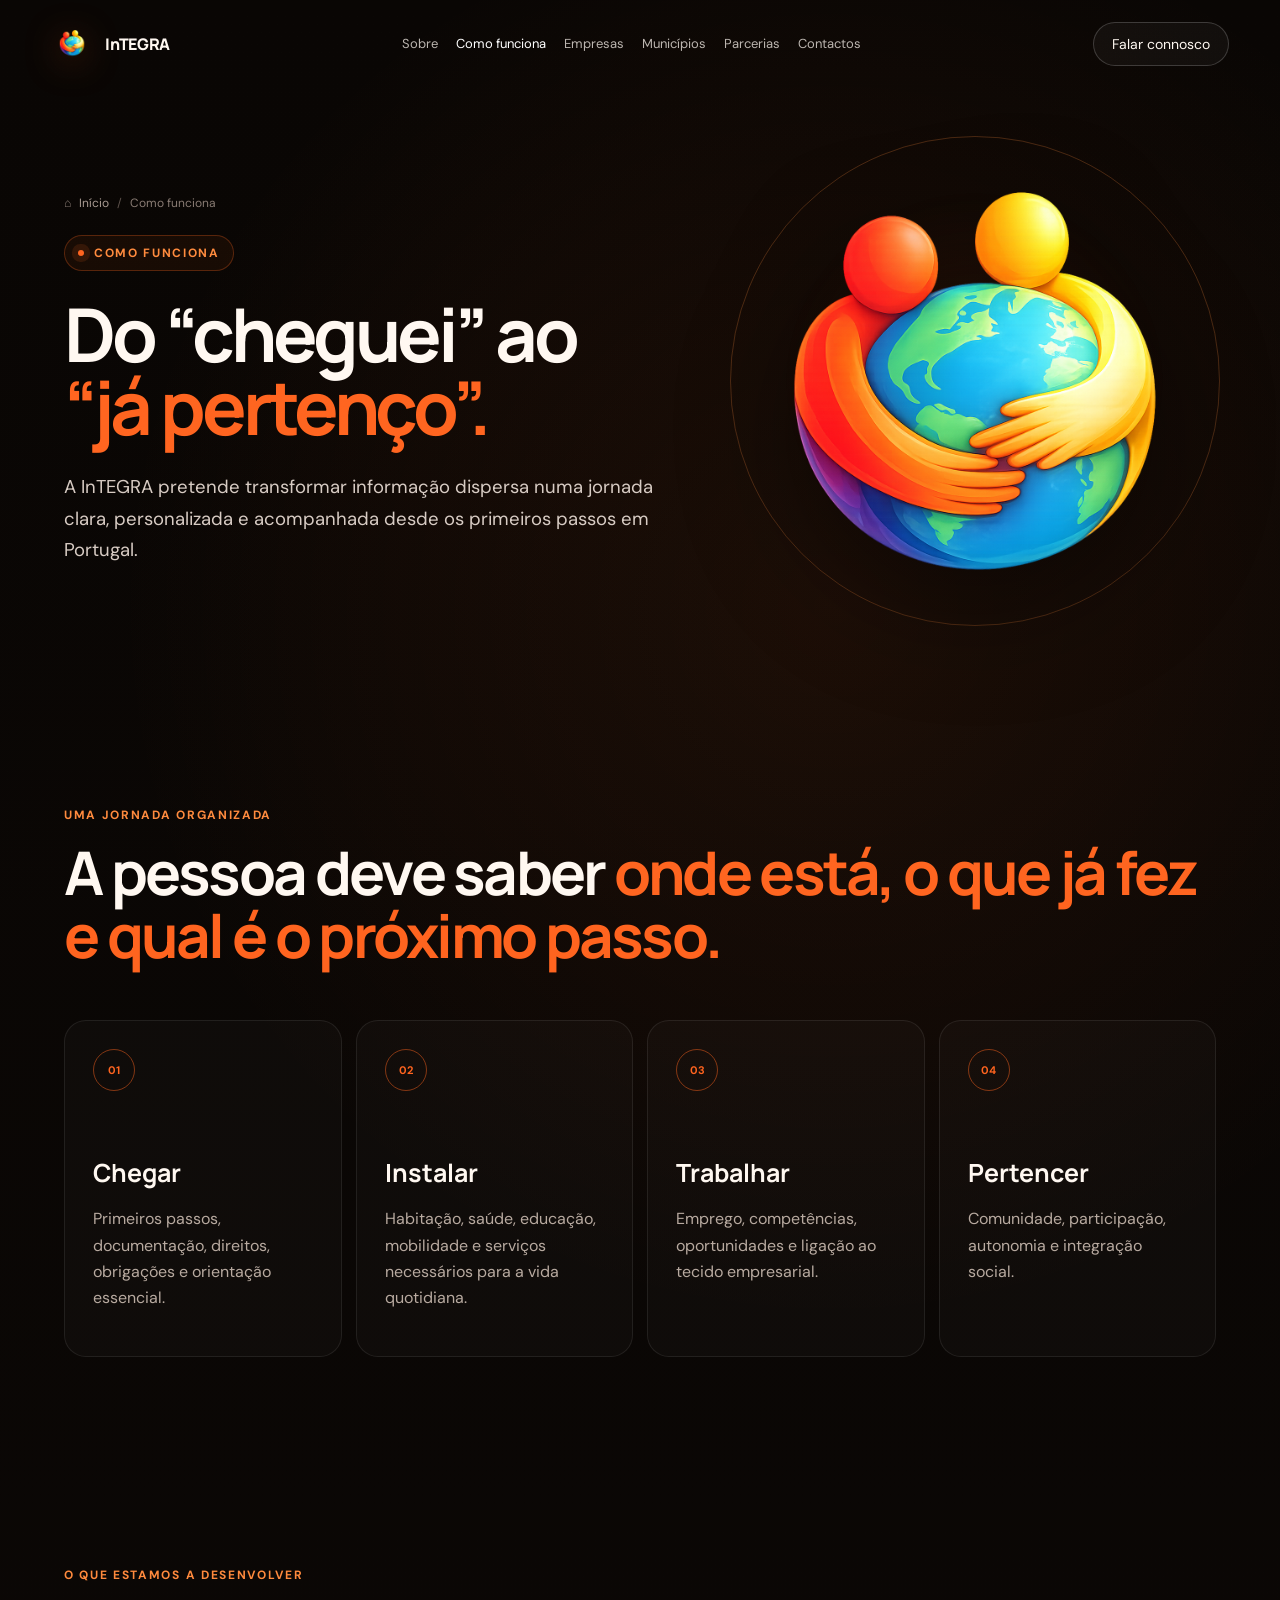
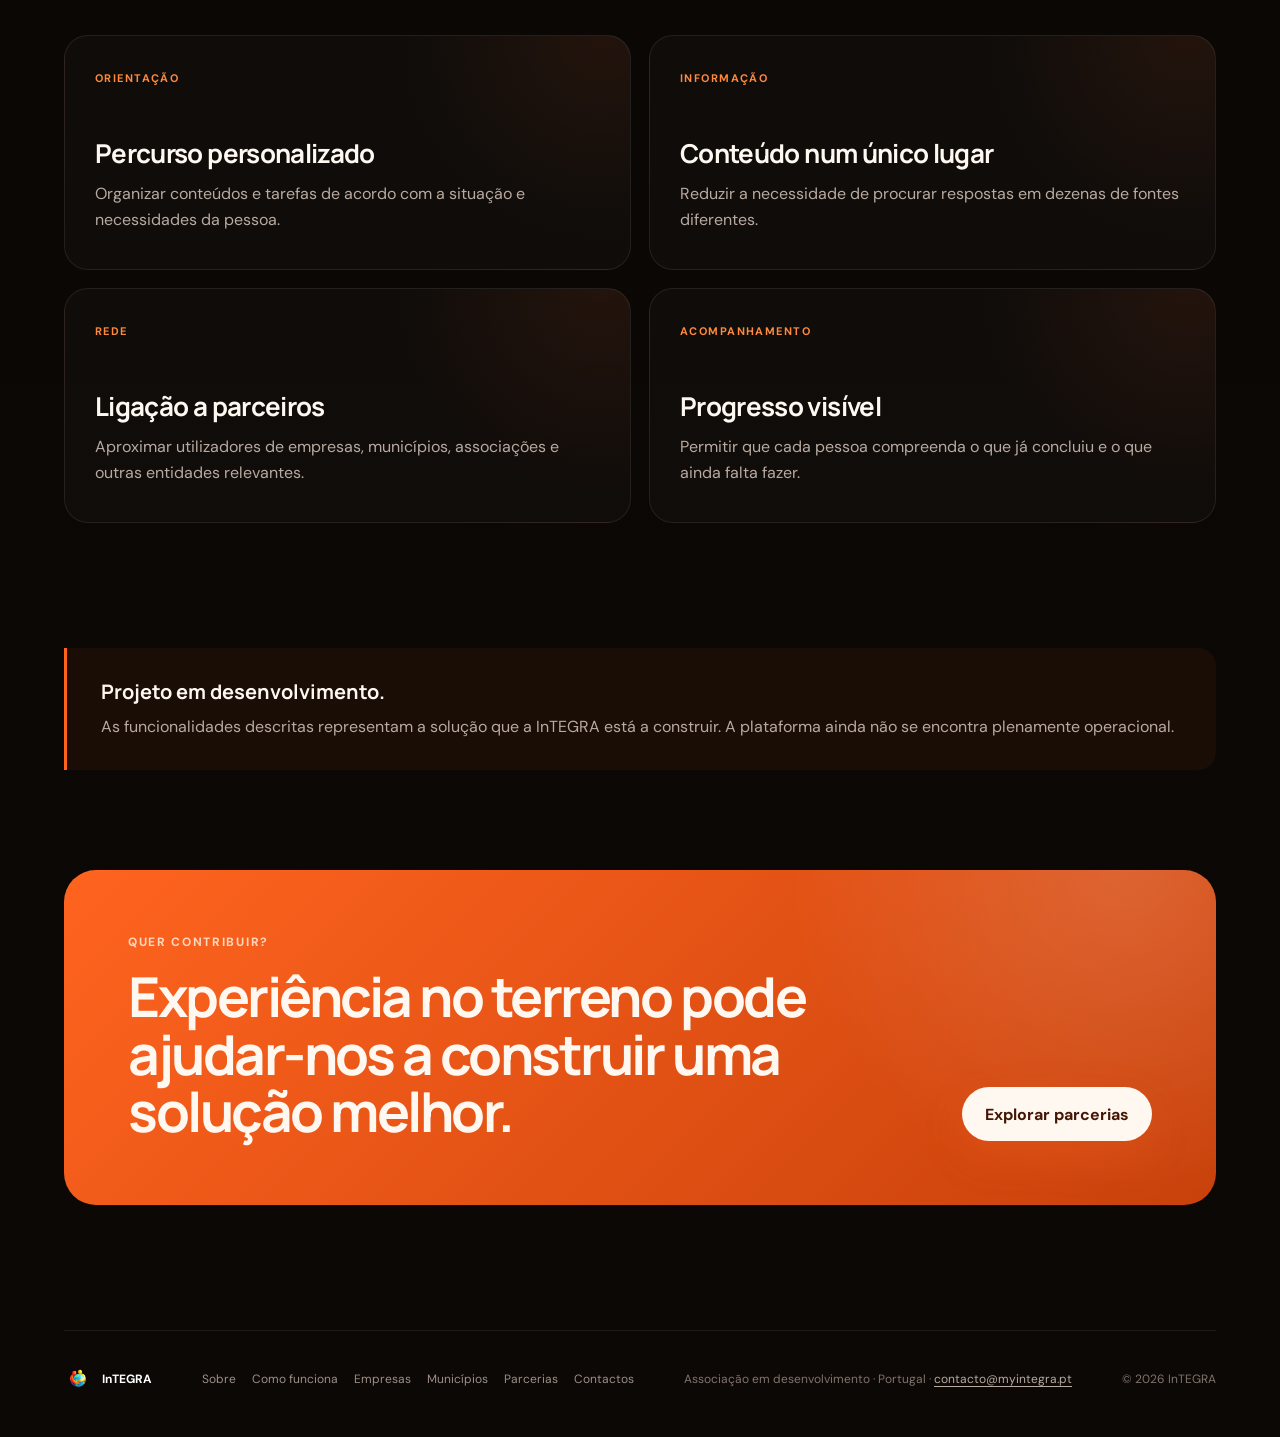
<file: integra-apresentacao-v3-impacto/como-funciona.html>
<!DOCTYPE html>
<html lang="pt-PT">
<head>
<meta charset="utf-8"/>
<meta name="viewport" content="width=device-width, initial-scale=1.0, viewport-fit=cover"/>
<title>Como funciona a InTEGRA | Plataforma de Integração</title>
<meta name="description" content="Descubra como a InTEGRA pretende orientar pessoas que chegam a Portugal através de uma jornada organizada de integração."/>
<meta name="robots" content="index, follow, max-image-preview:large, max-snippet:-1"/>
<meta name="author" content="Associação InTEGRA"/>
<meta name="theme-color" content="#0b0806"/>
<meta name="color-scheme" content="dark"/>
<link rel="canonical" href="https://www.somosintegra.pt/como-funciona.html"/>
<meta property="og:type" content="website"/>
<meta property="og:locale" content="pt_PT"/>
<meta property="og:site_name" content="InTEGRA"/>
<meta property="og:title" content="Como funciona a InTEGRA | Plataforma de Integração"/>
<meta property="og:description" content="Descubra como a InTEGRA pretende orientar pessoas que chegam a Portugal através de uma jornada organizada de integração."/>
<meta property="og:url" content="https://www.somosintegra.pt/como-funciona.html"/>
<meta property="og:image" content="https://www.somosintegra.pt/assets/og-integra.jpg"/>
<meta name="twitter:card" content="summary_large_image"/>
<meta name="twitter:title" content="Como funciona a InTEGRA | Plataforma de Integração"/>
<meta name="twitter:description" content="Descubra como a InTEGRA pretende orientar pessoas que chegam a Portugal através de uma jornada organizada de integração."/>
<meta name="twitter:image" content="https://www.somosintegra.pt/assets/og-integra.jpg"/>
<link href="/favicon.ico" rel="icon" sizes="any"/>
<link href="/favicon-32x32.png" rel="icon" sizes="32x32" type="image/png"/>
<link href="/apple-touch-icon.png" rel="apple-touch-icon"/>
<link href="/site.webmanifest" rel="manifest"/>
<link rel="preconnect" href="https://fonts.googleapis.com"/>
<link rel="preconnect" href="https://fonts.gstatic.com" crossorigin/>
<link rel="preload" as="style" href="https://fonts.googleapis.com/css2?family=DM+Sans:wght@400;500;600;700&family=Manrope:wght@400;500;600;700;800&display=swap"/>
<link rel="stylesheet" href="https://fonts.googleapis.com/css2?family=DM+Sans:wght@400;500;600;700&family=Manrope:wght@400;500;600;700;800&display=swap" media="print" onload="this.media='all'"/>
<noscript><link rel="stylesheet" href="https://fonts.googleapis.com/css2?family=DM+Sans:wght@400;500;600;700&family=Manrope:wght@400;500;600;700;800&display=swap"/></noscript>
<script>document.documentElement.classList.add('js');</script>
<script type="application/ld+json">{"@context":"https://schema.org","@graph":[{"@type":"WebPage","@id":"https://www.somosintegra.pt/como-funciona.html#webpage","url":"https://www.somosintegra.pt/como-funciona.html","name":"Como funciona a InTEGRA | Plataforma de Integração","description":"Descubra como a InTEGRA pretende orientar pessoas que chegam a Portugal através de uma jornada organizada de integração.","isPartOf":{"@id":"https://www.somosintegra.pt/#website"},"about":{"@id":"https://www.somosintegra.pt/#organization"},"inLanguage":"pt-PT"},{"@type":"BreadcrumbList","itemListElement":[{"@type":"ListItem","position":1,"name":"Início","item":"https://www.somosintegra.pt/"},{"@type":"ListItem","position":2,"name":"Como funciona"}]}]}</script>
<link rel="stylesheet" href="css/styles.css"/>
</head>
<body>
<a class="skip-link" href="#conteudo-principal">Saltar para o conteúdo principal</a>
<div aria-hidden="true" class="noise"></div>
<header class="topbar" id="topbar">
  <a class="brand" href="index.html" aria-label="InTEGRA — página inicial">
    <img src="assets/logo-integra.webp" alt="" width="512" height="768"/>
    <span>InTEGRA</span>
  </a>
  <nav class="nav" aria-label="Navegação principal">
    <a href="sobre.html">Sobre</a>
    <a href="como-funciona.html" aria-current="page">Como funciona</a>
    <a href="empresas.html">Empresas</a>
    <a href="municipios.html">Municípios</a>
    <a href="parcerias.html">Parcerias</a>
    <a href="contactos.html">Contactos</a>
  </nav>
  <a class="top-cta" href="contactos.html">Falar connosco</a>
</header>

<main id="conteudo-principal" class="internal-page">
  <section class="page-hero">
    <div class="page-hero-copy reveal">
      <nav class="breadcrumb" aria-label="Breadcrumb"><span aria-hidden="true">⌂</span><a href="index.html">Início</a><span class="breadcrumb-sep">/</span><span aria-current="page">Como funciona</span></nav>
      <div class="eyebrow"><span class="eyebrow-dot"></span>Como funciona</div>
      <h1>Do “cheguei” ao <span>“já pertenço”.</span></h1>
      <p class="page-lead">A InTEGRA pretende transformar informação dispersa numa jornada clara, personalizada e acompanhada desde os primeiros passos em Portugal.</p>
    </div>
    <div class="page-hero-visual reveal">
      <div class="page-logo-orbit">
        <img src="assets/logo-integra-square.png" alt="Símbolo da InTEGRA" width="1024" height="1024" decoding="async"/>
      </div>
    </div>
  </section>

  
<section class="content-section">
  <div class="section-label">Uma jornada organizada</div>
  <h2 class="wide-title">A pessoa deve saber <span>onde está, o que já fez e qual é o próximo passo.</span></h2>
  <div class="steps-grid">
    <article class="step-card"><b>01</b><h3>Chegar</h3><p>Primeiros passos, documentação, direitos, obrigações e orientação essencial.</p></article>
    <article class="step-card"><b>02</b><h3>Instalar</h3><p>Habitação, saúde, educação, mobilidade e serviços necessários para a vida quotidiana.</p></article>
    <article class="step-card"><b>03</b><h3>Trabalhar</h3><p>Emprego, competências, oportunidades e ligação ao tecido empresarial.</p></article>
    <article class="step-card"><b>04</b><h3>Pertencer</h3><p>Comunidade, participação, autonomia e integração social.</p></article>
  </div>
</section>

<section class="content-section">
  <div class="section-label">O que estamos a desenvolver</div>
  <div class="content-card-grid two">
    <article class="content-card"><span>Orientação</span><h3>Percurso personalizado</h3><p>Organizar conteúdos e tarefas de acordo com a situação e necessidades da pessoa.</p></article>
    <article class="content-card"><span>Informação</span><h3>Conteúdo num único lugar</h3><p>Reduzir a necessidade de procurar respostas em dezenas de fontes diferentes.</p></article>
    <article class="content-card"><span>Rede</span><h3>Ligação a parceiros</h3><p>Aproximar utilizadores de empresas, municípios, associações e outras entidades relevantes.</p></article>
    <article class="content-card"><span>Acompanhamento</span><h3>Progresso visível</h3><p>Permitir que cada pessoa compreenda o que já concluiu e o que ainda falta fazer.</p></article>
  </div>
</section>

<section class="notice-panel">
  <strong>Projeto em desenvolvimento.</strong>
  <p>As funcionalidades descritas representam a solução que a InTEGRA está a construir. A plataforma ainda não se encontra plenamente operacional.</p>
</section>

<section class="cta-panel">
  <div><div class="section-label light">Quer contribuir?</div><h2>Experiência no terreno pode ajudar-nos a construir uma solução melhor.</h2></div>
  <a class="primary-button" href="parcerias.html">Explorar parcerias</a>
</section>
</main>

<footer class="site-footer">
  <div class="footer-brand">
    <img src="assets/logo-integra.webp" alt="" width="512" height="768" loading="lazy" decoding="async"/>
    <strong>InTEGRA</strong>
  </div>
  <nav class="footer-nav" aria-label="Navegação do rodapé">
    <a href="sobre.html">Sobre</a>
    <a href="como-funciona.html">Como funciona</a>
    <a href="empresas.html">Empresas</a>
    <a href="municipios.html">Municípios</a>
    <a href="parcerias.html">Parcerias</a>
    <a href="contactos.html">Contactos</a>
  </nav>
  <p>Associação em desenvolvimento · Portugal · <a href="mailto:contacto@myintegra.pt">contacto@myintegra.pt</a></p>
  <p>© 2026 InTEGRA</p>
</footer>
<script src="js/app.js"></script>
</body>
</html>
</file>
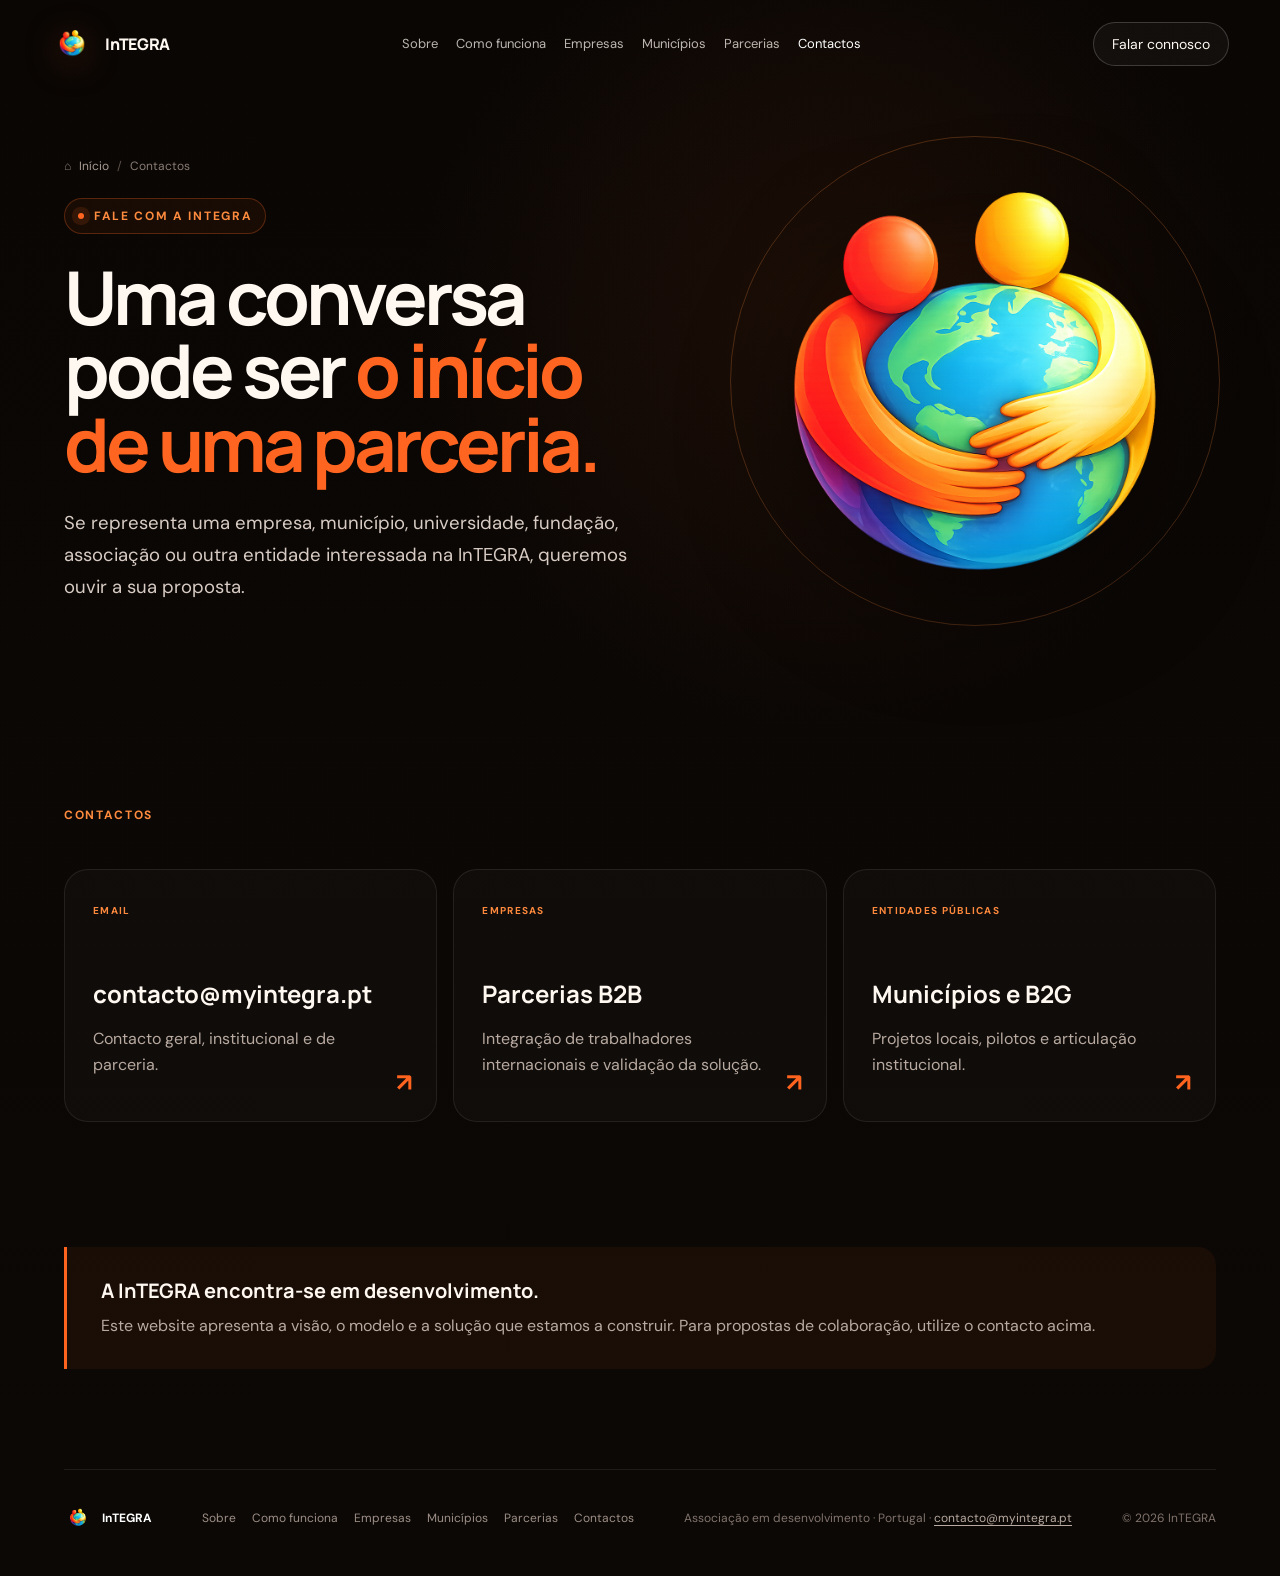
<file: integra-apresentacao-v3-impacto/contactos.html>
<!DOCTYPE html>
<html lang="pt-PT">
<head>
<meta charset="utf-8"/>
<meta name="viewport" content="width=device-width, initial-scale=1.0, viewport-fit=cover"/>
<title>Contactos | Associação InTEGRA</title>
<meta name="description" content="Contacte a Associação InTEGRA para parcerias empresariais, projetos com municípios, colaboração institucional ou informação sobre o projeto."/>
<meta name="robots" content="index, follow, max-image-preview:large, max-snippet:-1"/>
<meta name="author" content="Associação InTEGRA"/>
<meta name="theme-color" content="#0b0806"/>
<meta name="color-scheme" content="dark"/>
<link rel="canonical" href="https://www.somosintegra.pt/contactos.html"/>
<meta property="og:type" content="website"/>
<meta property="og:locale" content="pt_PT"/>
<meta property="og:site_name" content="InTEGRA"/>
<meta property="og:title" content="Contactos | Associação InTEGRA"/>
<meta property="og:description" content="Contacte a Associação InTEGRA para parcerias empresariais, projetos com municípios, colaboração institucional ou informação sobre o projeto."/>
<meta property="og:url" content="https://www.somosintegra.pt/contactos.html"/>
<meta property="og:image" content="https://www.somosintegra.pt/assets/og-integra.jpg"/>
<meta name="twitter:card" content="summary_large_image"/>
<meta name="twitter:title" content="Contactos | Associação InTEGRA"/>
<meta name="twitter:description" content="Contacte a Associação InTEGRA para parcerias empresariais, projetos com municípios, colaboração institucional ou informação sobre o projeto."/>
<meta name="twitter:image" content="https://www.somosintegra.pt/assets/og-integra.jpg"/>
<link href="/favicon.ico" rel="icon" sizes="any"/>
<link href="/favicon-32x32.png" rel="icon" sizes="32x32" type="image/png"/>
<link href="/apple-touch-icon.png" rel="apple-touch-icon"/>
<link href="/site.webmanifest" rel="manifest"/>
<link rel="preconnect" href="https://fonts.googleapis.com"/>
<link rel="preconnect" href="https://fonts.gstatic.com" crossorigin/>
<link rel="preload" as="style" href="https://fonts.googleapis.com/css2?family=DM+Sans:wght@400;500;600;700&family=Manrope:wght@400;500;600;700;800&display=swap"/>
<link rel="stylesheet" href="https://fonts.googleapis.com/css2?family=DM+Sans:wght@400;500;600;700&family=Manrope:wght@400;500;600;700;800&display=swap" media="print" onload="this.media='all'"/>
<noscript><link rel="stylesheet" href="https://fonts.googleapis.com/css2?family=DM+Sans:wght@400;500;600;700&family=Manrope:wght@400;500;600;700;800&display=swap"/></noscript>
<script>document.documentElement.classList.add('js');</script>
<script type="application/ld+json">{"@context":"https://schema.org","@graph":[{"@type":"WebPage","@id":"https://www.somosintegra.pt/contactos.html#webpage","url":"https://www.somosintegra.pt/contactos.html","name":"Contactos | Associação InTEGRA","description":"Contacte a Associação InTEGRA para parcerias empresariais, projetos com municípios, colaboração institucional ou informação sobre o projeto.","isPartOf":{"@id":"https://www.somosintegra.pt/#website"},"about":{"@id":"https://www.somosintegra.pt/#organization"},"inLanguage":"pt-PT"},{"@type":"BreadcrumbList","itemListElement":[{"@type":"ListItem","position":1,"name":"Início","item":"https://www.somosintegra.pt/"},{"@type":"ListItem","position":2,"name":"Contactos"}]}]}</script>
<link rel="stylesheet" href="css/styles.css"/>
</head>
<body>
<a class="skip-link" href="#conteudo-principal">Saltar para o conteúdo principal</a>
<div aria-hidden="true" class="noise"></div>
<header class="topbar" id="topbar">
  <a class="brand" href="index.html" aria-label="InTEGRA — página inicial">
    <img src="assets/logo-integra.webp" alt="" width="512" height="768"/>
    <span>InTEGRA</span>
  </a>
  <nav class="nav" aria-label="Navegação principal">
    <a href="sobre.html">Sobre</a>
    <a href="como-funciona.html">Como funciona</a>
    <a href="empresas.html">Empresas</a>
    <a href="municipios.html">Municípios</a>
    <a href="parcerias.html">Parcerias</a>
    <a href="contactos.html" aria-current="page">Contactos</a>
  </nav>
  <a class="top-cta" href="contactos.html">Falar connosco</a>
</header>

<main id="conteudo-principal" class="internal-page">
  <section class="page-hero">
    <div class="page-hero-copy reveal">
      <nav class="breadcrumb" aria-label="Breadcrumb"><span aria-hidden="true">⌂</span><a href="index.html">Início</a><span class="breadcrumb-sep">/</span><span aria-current="page">Contactos</span></nav>
      <div class="eyebrow"><span class="eyebrow-dot"></span>Fale com a InTEGRA</div>
      <h1>Uma conversa pode ser <span>o início de uma parceria.</span></h1>
      <p class="page-lead">Se representa uma empresa, município, universidade, fundação, associação ou outra entidade interessada na InTEGRA, queremos ouvir a sua proposta.</p>
    </div>
    <div class="page-hero-visual reveal">
      <div class="page-logo-orbit">
        <img src="assets/logo-integra-square.png" alt="Símbolo da InTEGRA" width="1024" height="1024" decoding="async"/>
      </div>
    </div>
  </section>

  
<section class="content-section">
  <div class="section-label">Contactos</div>
  <div class="contact-grid">
    <a class="contact-card" href="mailto:contacto@myintegra.pt">
      <span>Email</span>
      <h3>contacto@myintegra.pt</h3>
      <p>Contacto geral, institucional e de parceria.</p>
      <b>↗</b>
    </a>
    <a class="contact-card" href="mailto:contacto@myintegra.pt?subject=Parceria%20Empresarial%20InTEGRA">
      <span>Empresas</span>
      <h3>Parcerias B2B</h3>
      <p>Integração de trabalhadores internacionais e validação da solução.</p>
      <b>↗</b>
    </a>
    <a class="contact-card" href="mailto:contacto@myintegra.pt?subject=Município%20-%20InTEGRA">
      <span>Entidades públicas</span>
      <h3>Municípios e B2G</h3>
      <p>Projetos locais, pilotos e articulação institucional.</p>
      <b>↗</b>
    </a>
  </div>
</section>

<section class="notice-panel">
  <strong>A InTEGRA encontra-se em desenvolvimento.</strong>
  <p>Este website apresenta a visão, o modelo e a solução que estamos a construir. Para propostas de colaboração, utilize o contacto acima.</p>
</section>
</main>

<footer class="site-footer">
  <div class="footer-brand">
    <img src="assets/logo-integra.webp" alt="" width="512" height="768" loading="lazy" decoding="async"/>
    <strong>InTEGRA</strong>
  </div>
  <nav class="footer-nav" aria-label="Navegação do rodapé">
    <a href="sobre.html">Sobre</a>
    <a href="como-funciona.html">Como funciona</a>
    <a href="empresas.html">Empresas</a>
    <a href="municipios.html">Municípios</a>
    <a href="parcerias.html">Parcerias</a>
    <a href="contactos.html">Contactos</a>
  </nav>
  <p>Associação em desenvolvimento · Portugal · <a href="mailto:contacto@myintegra.pt">contacto@myintegra.pt</a></p>
  <p>© 2026 InTEGRA</p>
</footer>
<script src="js/app.js"></script>
</body>
</html>
</file>
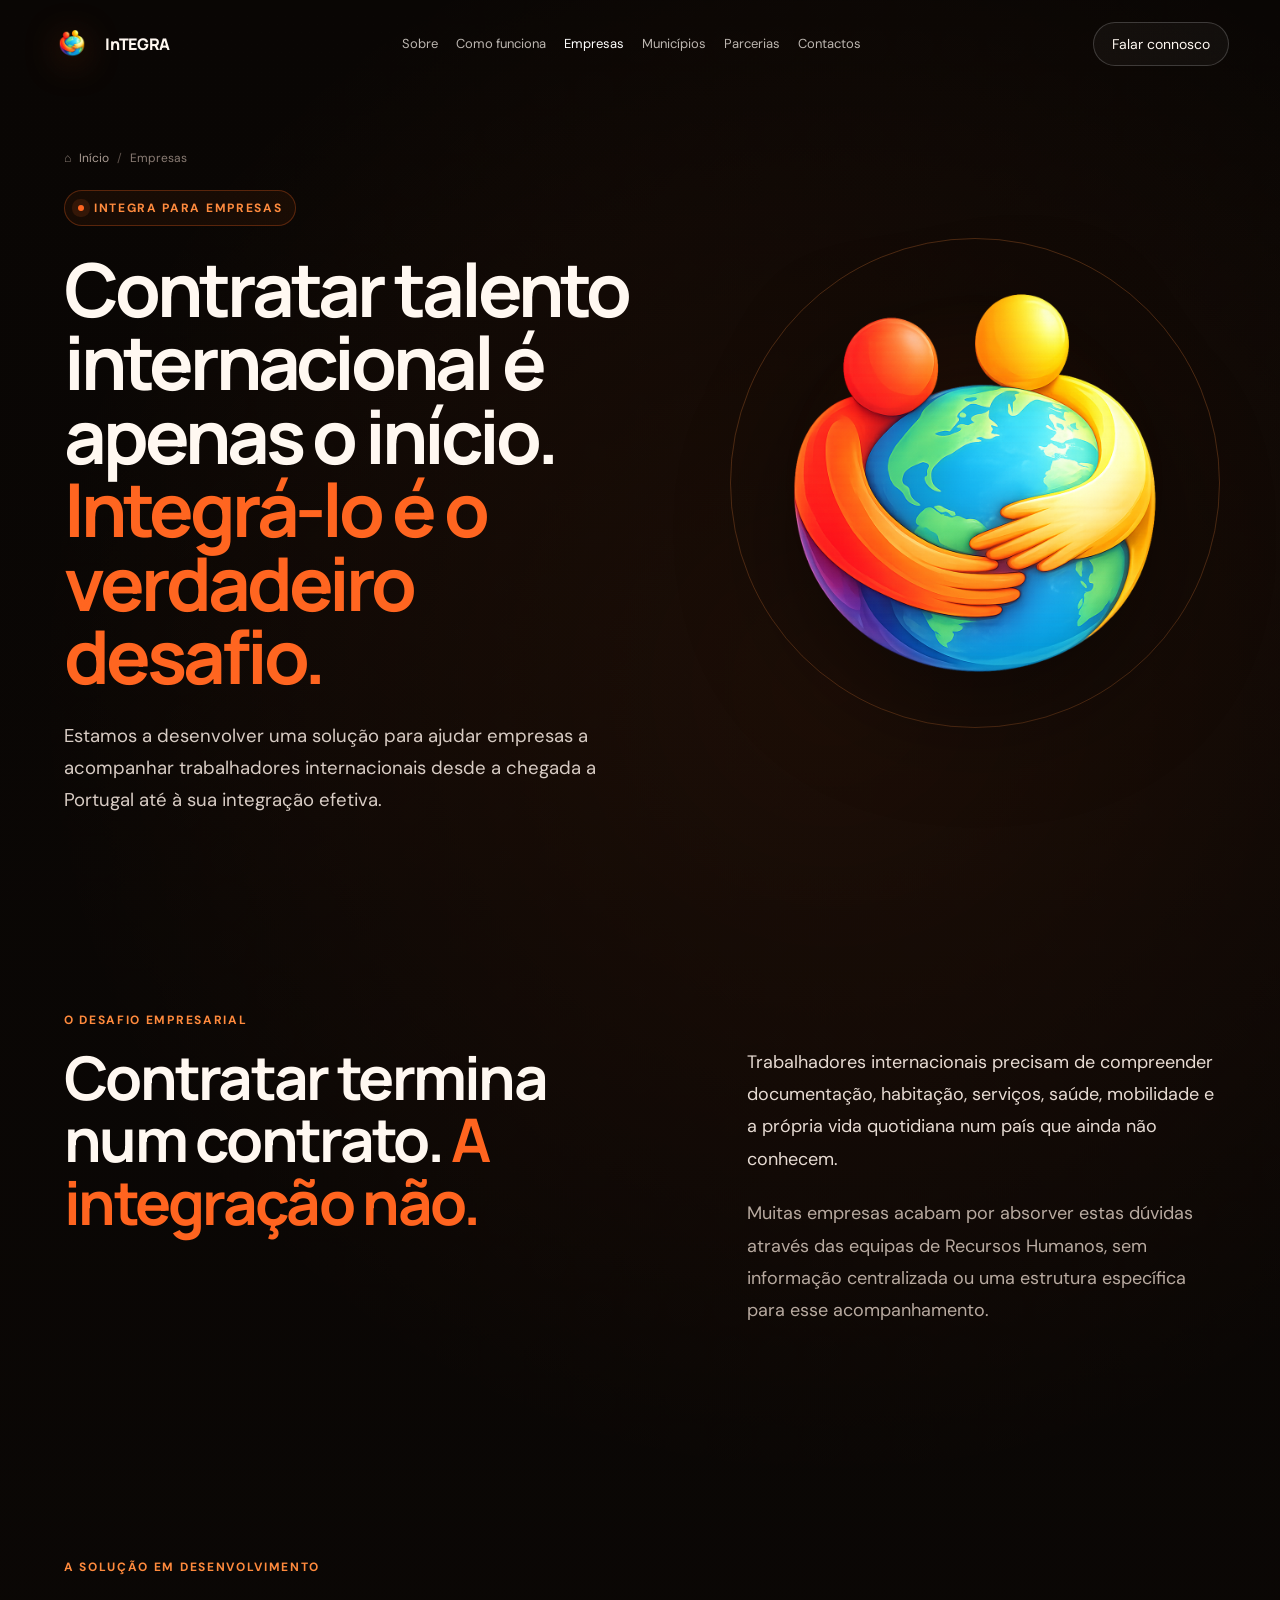
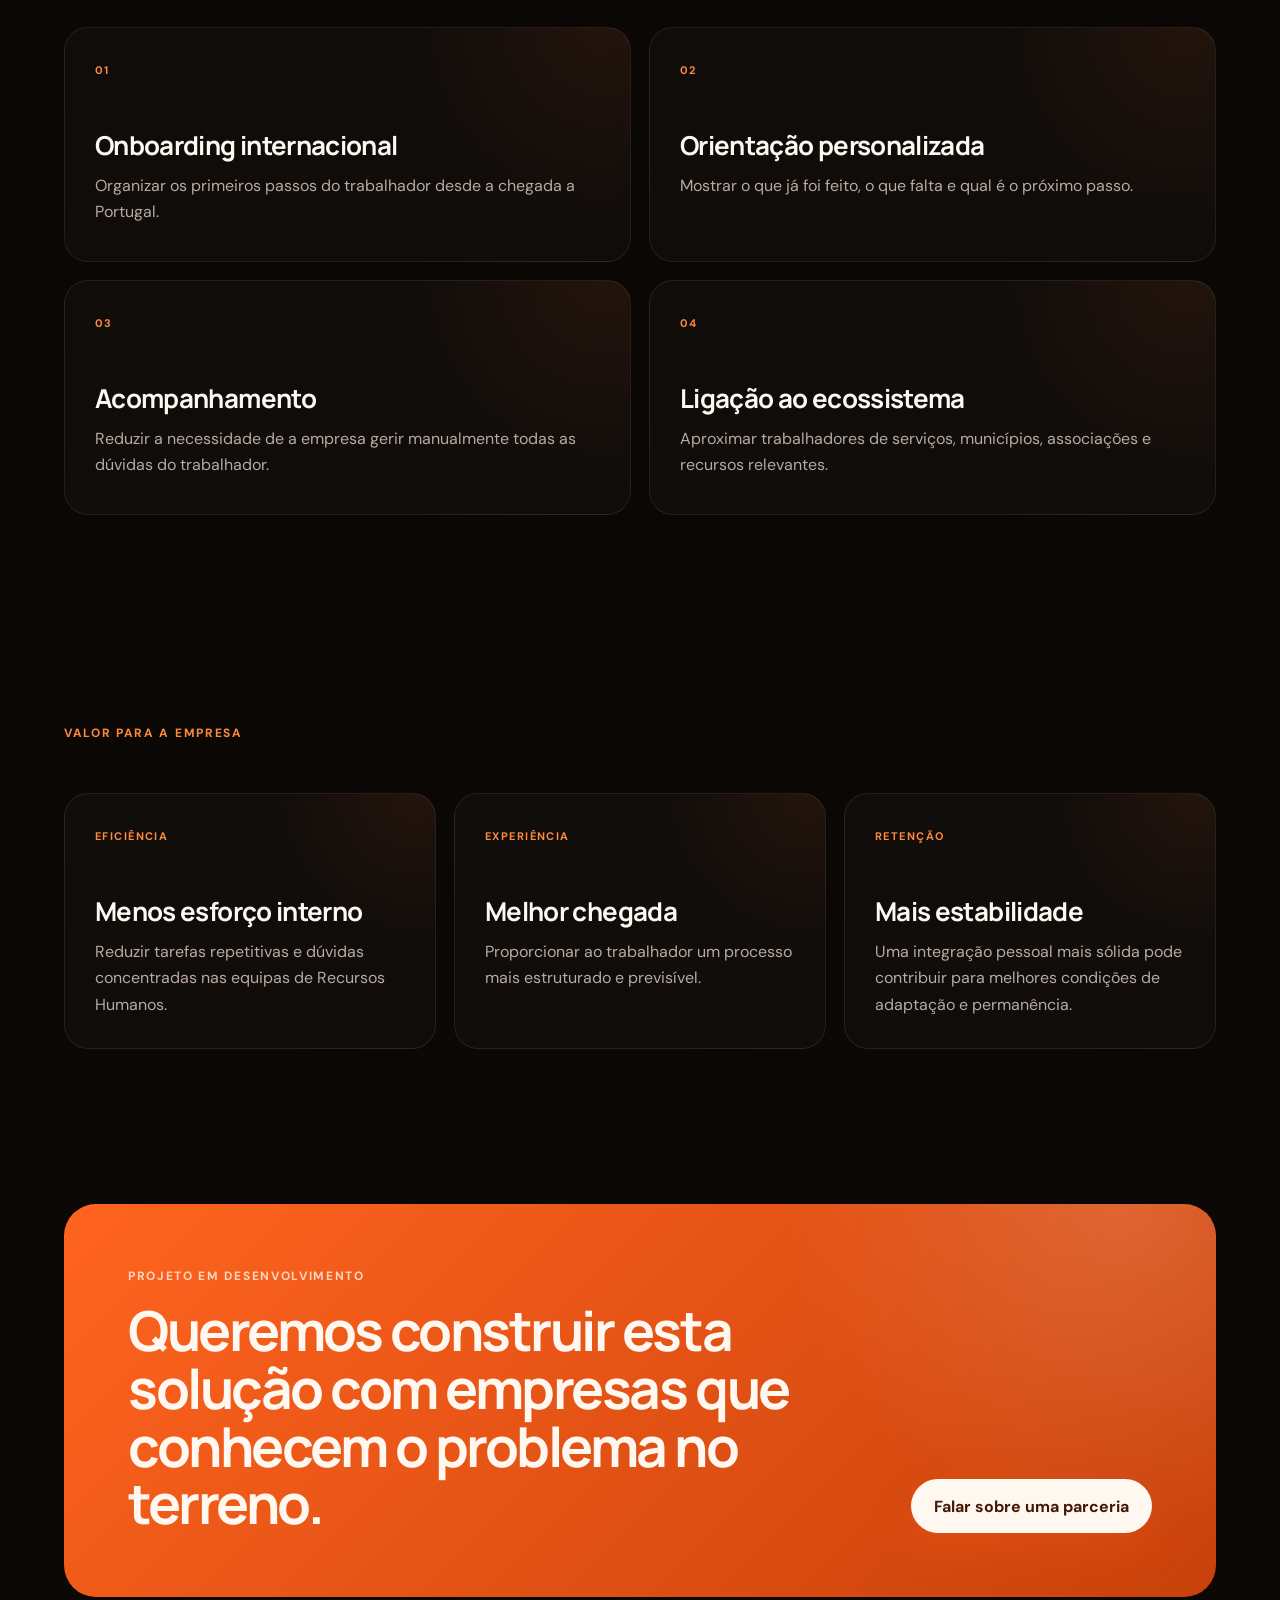
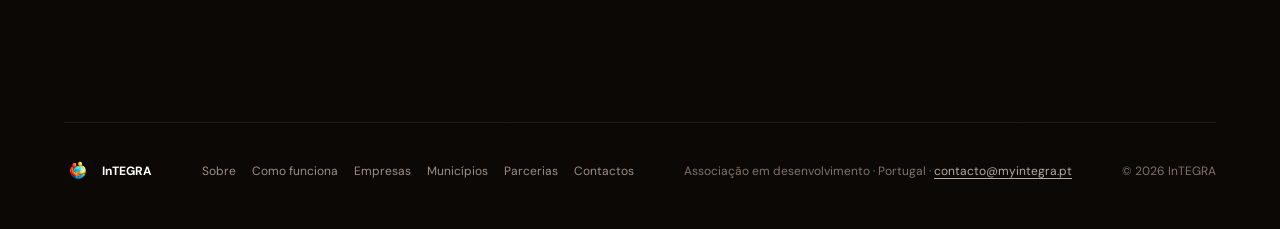
<file: integra-apresentacao-v3-impacto/empresas.html>
<!DOCTYPE html>
<html lang="pt-PT">
<head>
<meta charset="utf-8"/>
<meta name="viewport" content="width=device-width, initial-scale=1.0, viewport-fit=cover"/>
<title>Integração de Trabalhadores Estrangeiros | InTEGRA Empresas</title>
<meta name="description" content="A InTEGRA está a desenvolver soluções para ajudar empresas em Portugal a integrar trabalhadores estrangeiros através de onboarding, orientação e acompanhamento."/>
<meta name="robots" content="index, follow, max-image-preview:large, max-snippet:-1"/>
<meta name="author" content="Associação InTEGRA"/>
<meta name="theme-color" content="#0b0806"/>
<meta name="color-scheme" content="dark"/>
<link rel="canonical" href="https://www.somosintegra.pt/empresas.html"/>
<meta property="og:type" content="website"/>
<meta property="og:locale" content="pt_PT"/>
<meta property="og:site_name" content="InTEGRA"/>
<meta property="og:title" content="Integração de Trabalhadores Estrangeiros | InTEGRA Empresas"/>
<meta property="og:description" content="A InTEGRA está a desenvolver soluções para ajudar empresas em Portugal a integrar trabalhadores estrangeiros através de onboarding, orientação e acompanhamento."/>
<meta property="og:url" content="https://www.somosintegra.pt/empresas.html"/>
<meta property="og:image" content="https://www.somosintegra.pt/assets/og-integra.jpg"/>
<meta name="twitter:card" content="summary_large_image"/>
<meta name="twitter:title" content="Integração de Trabalhadores Estrangeiros | InTEGRA Empresas"/>
<meta name="twitter:description" content="A InTEGRA está a desenvolver soluções para ajudar empresas em Portugal a integrar trabalhadores estrangeiros através de onboarding, orientação e acompanhamento."/>
<meta name="twitter:image" content="https://www.somosintegra.pt/assets/og-integra.jpg"/>
<link href="/favicon.ico" rel="icon" sizes="any"/>
<link href="/favicon-32x32.png" rel="icon" sizes="32x32" type="image/png"/>
<link href="/apple-touch-icon.png" rel="apple-touch-icon"/>
<link href="/site.webmanifest" rel="manifest"/>
<link rel="preconnect" href="https://fonts.googleapis.com"/>
<link rel="preconnect" href="https://fonts.gstatic.com" crossorigin/>
<link rel="preload" as="style" href="https://fonts.googleapis.com/css2?family=DM+Sans:wght@400;500;600;700&family=Manrope:wght@400;500;600;700;800&display=swap"/>
<link rel="stylesheet" href="https://fonts.googleapis.com/css2?family=DM+Sans:wght@400;500;600;700&family=Manrope:wght@400;500;600;700;800&display=swap" media="print" onload="this.media='all'"/>
<noscript><link rel="stylesheet" href="https://fonts.googleapis.com/css2?family=DM+Sans:wght@400;500;600;700&family=Manrope:wght@400;500;600;700;800&display=swap"/></noscript>
<script>document.documentElement.classList.add('js');</script>
<script type="application/ld+json">{"@context":"https://schema.org","@graph":[{"@type":"WebPage","@id":"https://www.somosintegra.pt/empresas.html#webpage","url":"https://www.somosintegra.pt/empresas.html","name":"Integração de Trabalhadores Estrangeiros | InTEGRA Empresas","description":"A InTEGRA está a desenvolver soluções para ajudar empresas em Portugal a integrar trabalhadores estrangeiros através de onboarding, orientação e acompanhamento.","isPartOf":{"@id":"https://www.somosintegra.pt/#website"},"about":{"@id":"https://www.somosintegra.pt/#organization"},"inLanguage":"pt-PT"},{"@type":"BreadcrumbList","itemListElement":[{"@type":"ListItem","position":1,"name":"Início","item":"https://www.somosintegra.pt/"},{"@type":"ListItem","position":2,"name":"Empresas"}]}]}</script>
<link rel="stylesheet" href="css/styles.css"/>
</head>
<body>
<a class="skip-link" href="#conteudo-principal">Saltar para o conteúdo principal</a>
<div aria-hidden="true" class="noise"></div>
<header class="topbar" id="topbar">
  <a class="brand" href="index.html" aria-label="InTEGRA — página inicial">
    <img src="assets/logo-integra.webp" alt="" width="512" height="768"/>
    <span>InTEGRA</span>
  </a>
  <nav class="nav" aria-label="Navegação principal">
    <a href="sobre.html">Sobre</a>
    <a href="como-funciona.html">Como funciona</a>
    <a href="empresas.html" aria-current="page">Empresas</a>
    <a href="municipios.html">Municípios</a>
    <a href="parcerias.html">Parcerias</a>
    <a href="contactos.html">Contactos</a>
  </nav>
  <a class="top-cta" href="contactos.html">Falar connosco</a>
</header>

<main id="conteudo-principal" class="internal-page">
  <section class="page-hero">
    <div class="page-hero-copy reveal">
      <nav class="breadcrumb" aria-label="Breadcrumb"><span aria-hidden="true">⌂</span><a href="index.html">Início</a><span class="breadcrumb-sep">/</span><span aria-current="page">Empresas</span></nav>
      <div class="eyebrow"><span class="eyebrow-dot"></span>InTEGRA para empresas</div>
      <h1>Contratar talento internacional é apenas o início. <span>Integrá-lo é o verdadeiro desafio.</span></h1>
      <p class="page-lead">Estamos a desenvolver uma solução para ajudar empresas a acompanhar trabalhadores internacionais desde a chegada a Portugal até à sua integração efetiva.</p>
    </div>
    <div class="page-hero-visual reveal">
      <div class="page-logo-orbit">
        <img src="assets/logo-integra-square.png" alt="Símbolo da InTEGRA" width="1024" height="1024" decoding="async"/>
      </div>
    </div>
  </section>

  
<section class="content-section">
  <div class="section-label">O desafio empresarial</div>
  <div class="content-two-col">
    <h2>Contratar termina num contrato. <span>A integração não.</span></h2>
    <div class="rich-copy">
      <p>Trabalhadores internacionais precisam de compreender documentação, habitação, serviços, saúde, mobilidade e a própria vida quotidiana num país que ainda não conhecem.</p>
      <p>Muitas empresas acabam por absorver estas dúvidas através das equipas de Recursos Humanos, sem informação centralizada ou uma estrutura específica para esse acompanhamento.</p>
    </div>
  </div>
</section>

<section class="content-section">
  <div class="section-label">A solução em desenvolvimento</div>
  <div class="content-card-grid two">
    <article class="content-card"><span>01</span><h3>Onboarding internacional</h3><p>Organizar os primeiros passos do trabalhador desde a chegada a Portugal.</p></article>
    <article class="content-card"><span>02</span><h3>Orientação personalizada</h3><p>Mostrar o que já foi feito, o que falta e qual é o próximo passo.</p></article>
    <article class="content-card"><span>03</span><h3>Acompanhamento</h3><p>Reduzir a necessidade de a empresa gerir manualmente todas as dúvidas do trabalhador.</p></article>
    <article class="content-card"><span>04</span><h3>Ligação ao ecossistema</h3><p>Aproximar trabalhadores de serviços, municípios, associações e recursos relevantes.</p></article>
  </div>
</section>

<section class="content-section">
  <div class="section-label">Valor para a empresa</div>
  <div class="content-card-grid three">
    <article class="content-card"><span>Eficiência</span><h3>Menos esforço interno</h3><p>Reduzir tarefas repetitivas e dúvidas concentradas nas equipas de Recursos Humanos.</p></article>
    <article class="content-card"><span>Experiência</span><h3>Melhor chegada</h3><p>Proporcionar ao trabalhador um processo mais estruturado e previsível.</p></article>
    <article class="content-card"><span>Retenção</span><h3>Mais estabilidade</h3><p>Uma integração pessoal mais sólida pode contribuir para melhores condições de adaptação e permanência.</p></article>
  </div>
</section>

<section class="cta-panel">
  <div><div class="section-label light">Projeto em desenvolvimento</div><h2>Queremos construir esta solução com empresas que conhecem o problema no terreno.</h2></div>
  <a class="primary-button" href="mailto:contacto@myintegra.pt?subject=InTEGRA%20Empresas">Falar sobre uma parceria</a>
</section>
</main>

<footer class="site-footer">
  <div class="footer-brand">
    <img src="assets/logo-integra.webp" alt="" width="512" height="768" loading="lazy" decoding="async"/>
    <strong>InTEGRA</strong>
  </div>
  <nav class="footer-nav" aria-label="Navegação do rodapé">
    <a href="sobre.html">Sobre</a>
    <a href="como-funciona.html">Como funciona</a>
    <a href="empresas.html">Empresas</a>
    <a href="municipios.html">Municípios</a>
    <a href="parcerias.html">Parcerias</a>
    <a href="contactos.html">Contactos</a>
  </nav>
  <p>Associação em desenvolvimento · Portugal · <a href="mailto:contacto@myintegra.pt">contacto@myintegra.pt</a></p>
  <p>© 2026 InTEGRA</p>
</footer>
<script src="js/app.js"></script>
</body>
</html>
</file>
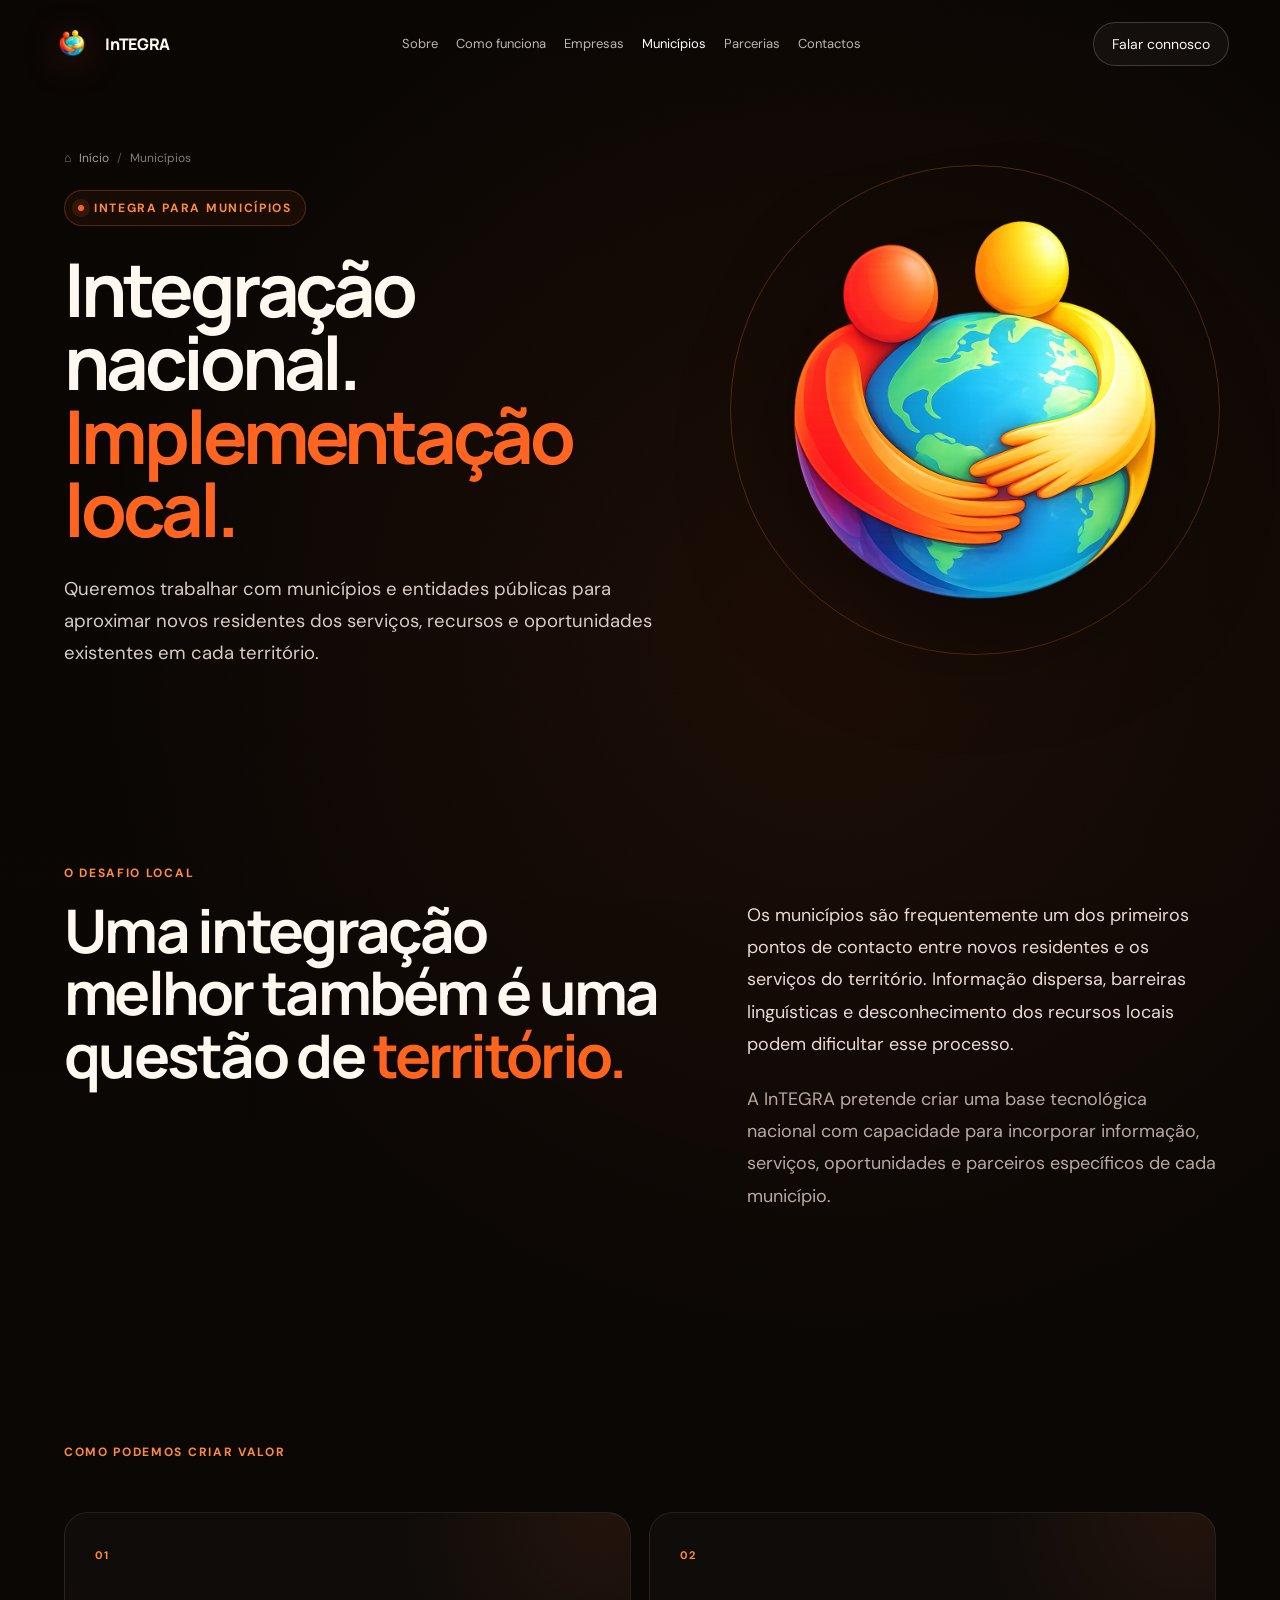
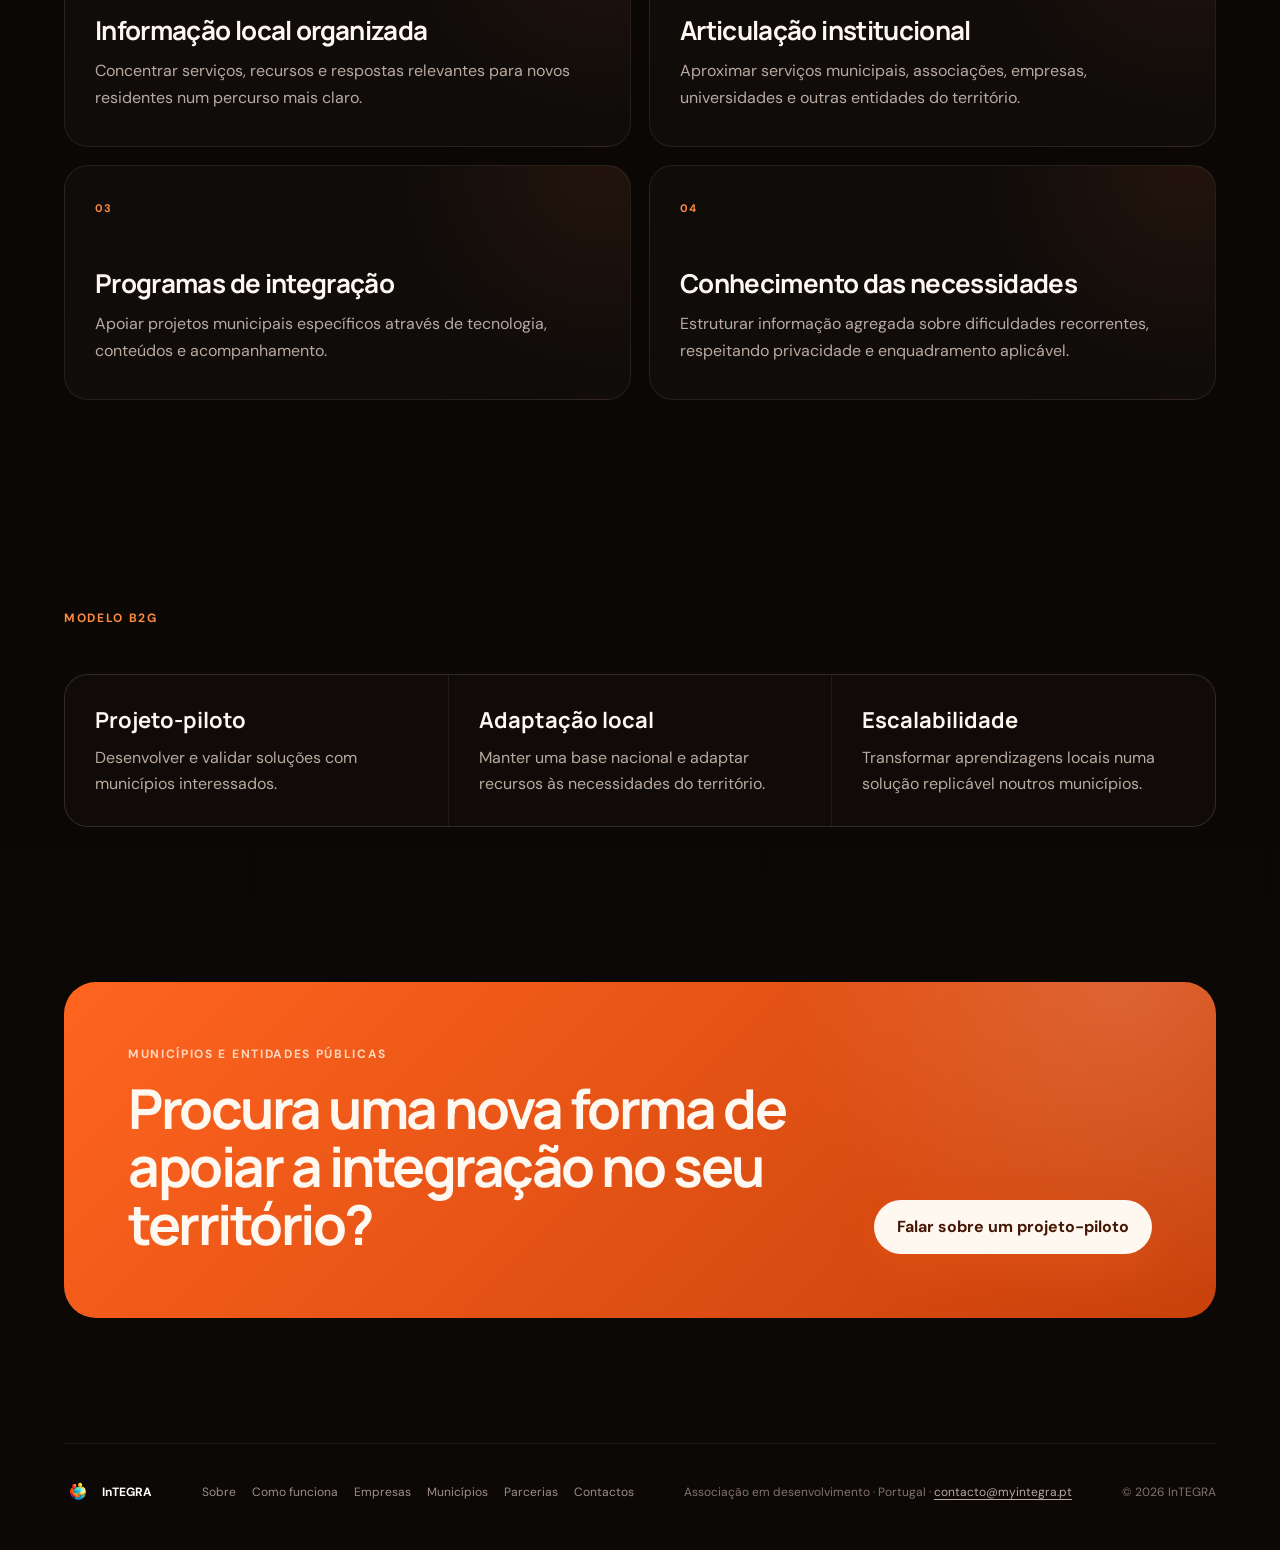
<file: integra-apresentacao-v3-impacto/municipios.html>
<!DOCTYPE html>
<html lang="pt-PT">
<head>
<meta charset="utf-8"/>
<meta name="viewport" content="width=device-width, initial-scale=1.0, viewport-fit=cover"/>
<title>Integração de Imigrantes nos Municípios | InTEGRA</title>
<meta name="description" content="A InTEGRA pretende apoiar municípios e entidades públicas na integração local de imigrantes através de tecnologia, informação e articulação institucional."/>
<meta name="robots" content="index, follow, max-image-preview:large, max-snippet:-1"/>
<meta name="author" content="Associação InTEGRA"/>
<meta name="theme-color" content="#0b0806"/>
<meta name="color-scheme" content="dark"/>
<link rel="canonical" href="https://www.somosintegra.pt/municipios.html"/>
<meta property="og:type" content="website"/>
<meta property="og:locale" content="pt_PT"/>
<meta property="og:site_name" content="InTEGRA"/>
<meta property="og:title" content="Integração de Imigrantes nos Municípios | InTEGRA"/>
<meta property="og:description" content="A InTEGRA pretende apoiar municípios e entidades públicas na integração local de imigrantes através de tecnologia, informação e articulação institucional."/>
<meta property="og:url" content="https://www.somosintegra.pt/municipios.html"/>
<meta property="og:image" content="https://www.somosintegra.pt/assets/og-integra.jpg"/>
<meta name="twitter:card" content="summary_large_image"/>
<meta name="twitter:title" content="Integração de Imigrantes nos Municípios | InTEGRA"/>
<meta name="twitter:description" content="A InTEGRA pretende apoiar municípios e entidades públicas na integração local de imigrantes através de tecnologia, informação e articulação institucional."/>
<meta name="twitter:image" content="https://www.somosintegra.pt/assets/og-integra.jpg"/>
<link href="/favicon.ico" rel="icon" sizes="any"/>
<link href="/favicon-32x32.png" rel="icon" sizes="32x32" type="image/png"/>
<link href="/apple-touch-icon.png" rel="apple-touch-icon"/>
<link href="/site.webmanifest" rel="manifest"/>
<link rel="preconnect" href="https://fonts.googleapis.com"/>
<link rel="preconnect" href="https://fonts.gstatic.com" crossorigin/>
<link rel="preload" as="style" href="https://fonts.googleapis.com/css2?family=DM+Sans:wght@400;500;600;700&family=Manrope:wght@400;500;600;700;800&display=swap"/>
<link rel="stylesheet" href="https://fonts.googleapis.com/css2?family=DM+Sans:wght@400;500;600;700&family=Manrope:wght@400;500;600;700;800&display=swap" media="print" onload="this.media='all'"/>
<noscript><link rel="stylesheet" href="https://fonts.googleapis.com/css2?family=DM+Sans:wght@400;500;600;700&family=Manrope:wght@400;500;600;700;800&display=swap"/></noscript>
<script>document.documentElement.classList.add('js');</script>
<script type="application/ld+json">{"@context":"https://schema.org","@graph":[{"@type":"WebPage","@id":"https://www.somosintegra.pt/municipios.html#webpage","url":"https://www.somosintegra.pt/municipios.html","name":"Integração de Imigrantes nos Municípios | InTEGRA","description":"A InTEGRA pretende apoiar municípios e entidades públicas na integração local de imigrantes através de tecnologia, informação e articulação institucional.","isPartOf":{"@id":"https://www.somosintegra.pt/#website"},"about":{"@id":"https://www.somosintegra.pt/#organization"},"inLanguage":"pt-PT"},{"@type":"BreadcrumbList","itemListElement":[{"@type":"ListItem","position":1,"name":"Início","item":"https://www.somosintegra.pt/"},{"@type":"ListItem","position":2,"name":"Municípios"}]}]}</script>
<link rel="stylesheet" href="css/styles.css"/>
</head>
<body>
<a class="skip-link" href="#conteudo-principal">Saltar para o conteúdo principal</a>
<div aria-hidden="true" class="noise"></div>
<header class="topbar" id="topbar">
  <a class="brand" href="index.html" aria-label="InTEGRA — página inicial">
    <img src="assets/logo-integra.webp" alt="" width="512" height="768"/>
    <span>InTEGRA</span>
  </a>
  <nav class="nav" aria-label="Navegação principal">
    <a href="sobre.html">Sobre</a>
    <a href="como-funciona.html">Como funciona</a>
    <a href="empresas.html">Empresas</a>
    <a href="municipios.html" aria-current="page">Municípios</a>
    <a href="parcerias.html">Parcerias</a>
    <a href="contactos.html">Contactos</a>
  </nav>
  <a class="top-cta" href="contactos.html">Falar connosco</a>
</header>

<main id="conteudo-principal" class="internal-page">
  <section class="page-hero">
    <div class="page-hero-copy reveal">
      <nav class="breadcrumb" aria-label="Breadcrumb"><span aria-hidden="true">⌂</span><a href="index.html">Início</a><span class="breadcrumb-sep">/</span><span aria-current="page">Municípios</span></nav>
      <div class="eyebrow"><span class="eyebrow-dot"></span>InTEGRA para municípios</div>
      <h1>Integração nacional. <span>Implementação local.</span></h1>
      <p class="page-lead">Queremos trabalhar com municípios e entidades públicas para aproximar novos residentes dos serviços, recursos e oportunidades existentes em cada território.</p>
    </div>
    <div class="page-hero-visual reveal">
      <div class="page-logo-orbit">
        <img src="assets/logo-integra-square.png" alt="Símbolo da InTEGRA" width="1024" height="1024" decoding="async"/>
      </div>
    </div>
  </section>

  
<section class="content-section">
  <div class="section-label">O desafio local</div>
  <div class="content-two-col">
    <h2>Uma integração melhor também é uma questão de <span>território.</span></h2>
    <div class="rich-copy">
      <p>Os municípios são frequentemente um dos primeiros pontos de contacto entre novos residentes e os serviços do território. Informação dispersa, barreiras linguísticas e desconhecimento dos recursos locais podem dificultar esse processo.</p>
      <p>A InTEGRA pretende criar uma base tecnológica nacional com capacidade para incorporar informação, serviços, oportunidades e parceiros específicos de cada município.</p>
    </div>
  </div>
</section>

<section class="content-section">
  <div class="section-label">Como podemos criar valor</div>
  <div class="content-card-grid two">
    <article class="content-card"><span>01</span><h3>Informação local organizada</h3><p>Concentrar serviços, recursos e respostas relevantes para novos residentes num percurso mais claro.</p></article>
    <article class="content-card"><span>02</span><h3>Articulação institucional</h3><p>Aproximar serviços municipais, associações, empresas, universidades e outras entidades do território.</p></article>
    <article class="content-card"><span>03</span><h3>Programas de integração</h3><p>Apoiar projetos municipais específicos através de tecnologia, conteúdos e acompanhamento.</p></article>
    <article class="content-card"><span>04</span><h3>Conhecimento das necessidades</h3><p>Estruturar informação agregada sobre dificuldades recorrentes, respeitando privacidade e enquadramento aplicável.</p></article>
  </div>
</section>

<section class="content-section">
  <div class="section-label">Modelo B2G</div>
  <div class="status-panel">
    <div><strong>Projeto-piloto</strong><span>Desenvolver e validar soluções com municípios interessados.</span></div>
    <div><strong>Adaptação local</strong><span>Manter uma base nacional e adaptar recursos às necessidades do território.</span></div>
    <div><strong>Escalabilidade</strong><span>Transformar aprendizagens locais numa solução replicável noutros municípios.</span></div>
  </div>
</section>

<section class="cta-panel">
  <div><div class="section-label light">Municípios e entidades públicas</div><h2>Procura uma nova forma de apoiar a integração no seu território?</h2></div>
  <a class="primary-button" href="mailto:contacto@myintegra.pt?subject=InTEGRA%20Municípios">Falar sobre um projeto-piloto</a>
</section>
</main>

<footer class="site-footer">
  <div class="footer-brand">
    <img src="assets/logo-integra.webp" alt="" width="512" height="768" loading="lazy" decoding="async"/>
    <strong>InTEGRA</strong>
  </div>
  <nav class="footer-nav" aria-label="Navegação do rodapé">
    <a href="sobre.html">Sobre</a>
    <a href="como-funciona.html">Como funciona</a>
    <a href="empresas.html">Empresas</a>
    <a href="municipios.html">Municípios</a>
    <a href="parcerias.html">Parcerias</a>
    <a href="contactos.html">Contactos</a>
  </nav>
  <p>Associação em desenvolvimento · Portugal · <a href="mailto:contacto@myintegra.pt">contacto@myintegra.pt</a></p>
  <p>© 2026 InTEGRA</p>
</footer>
<script src="js/app.js"></script>
</body>
</html>
</file>
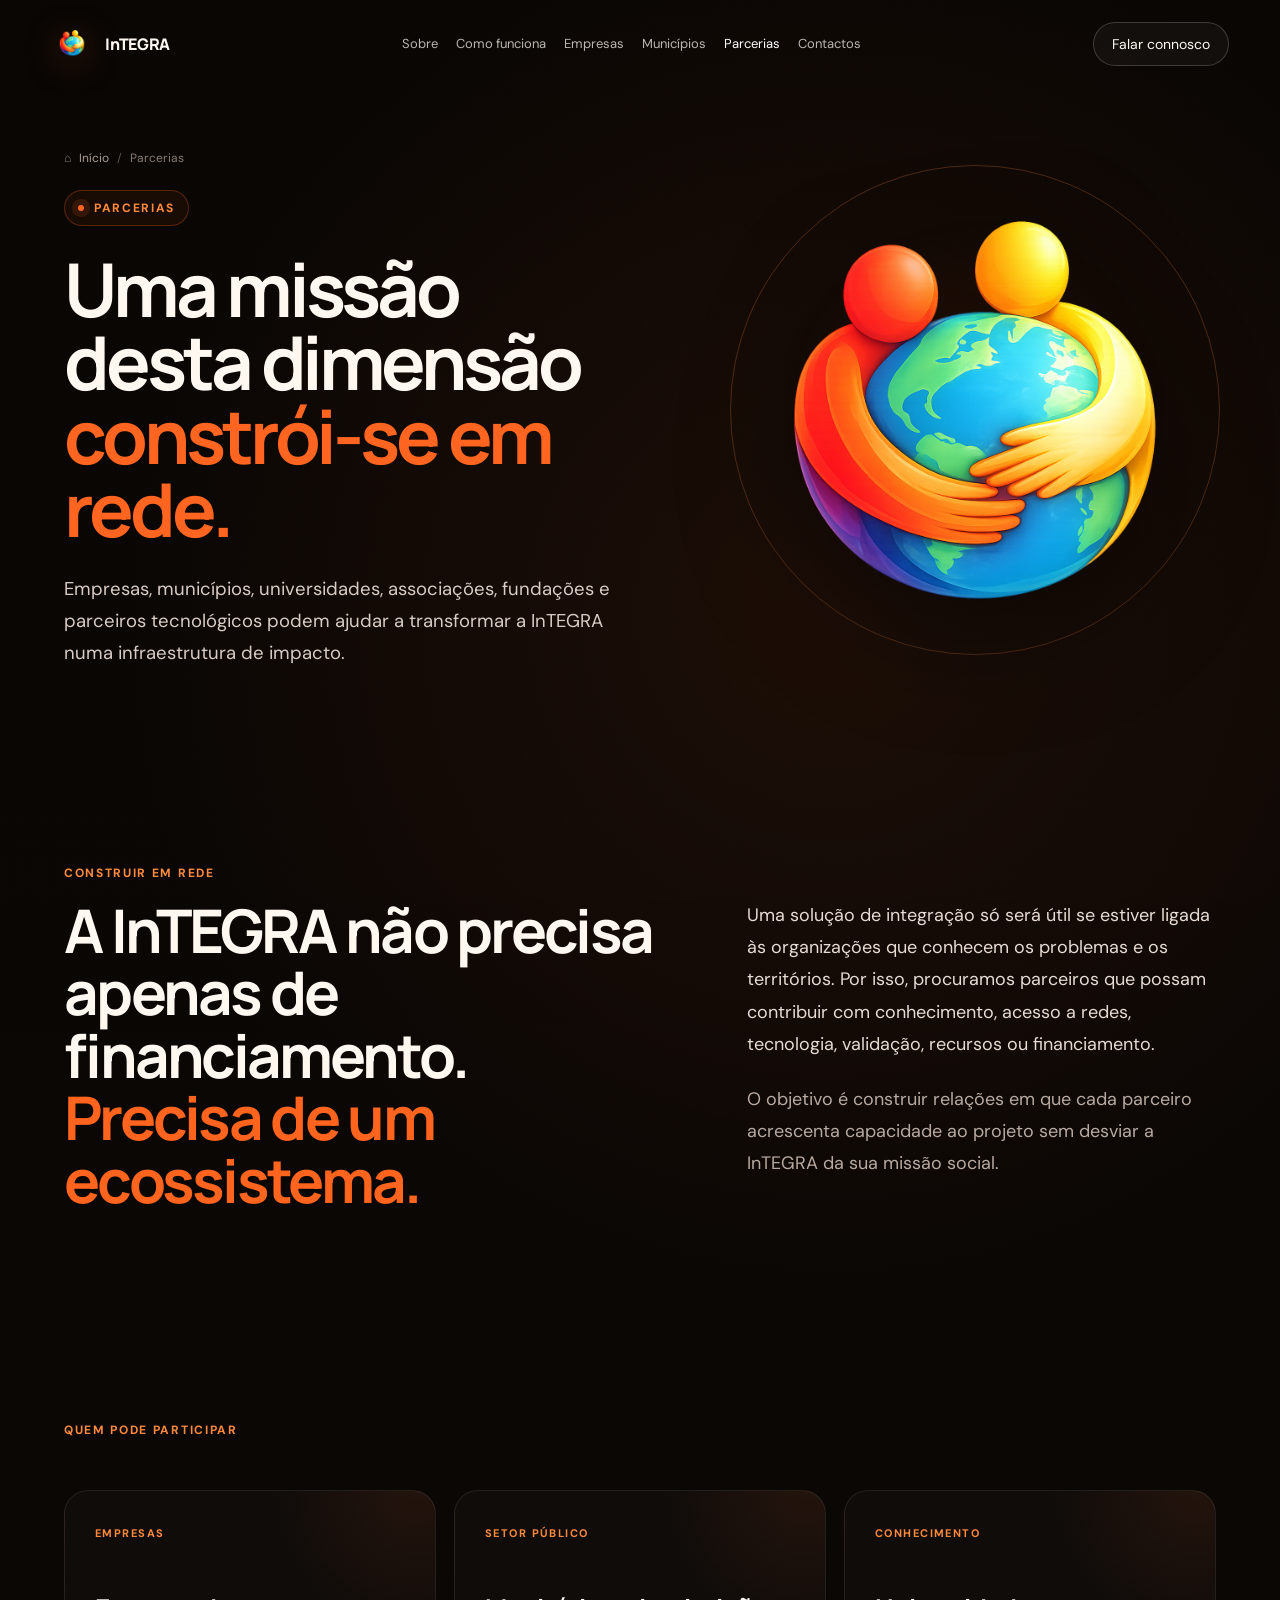
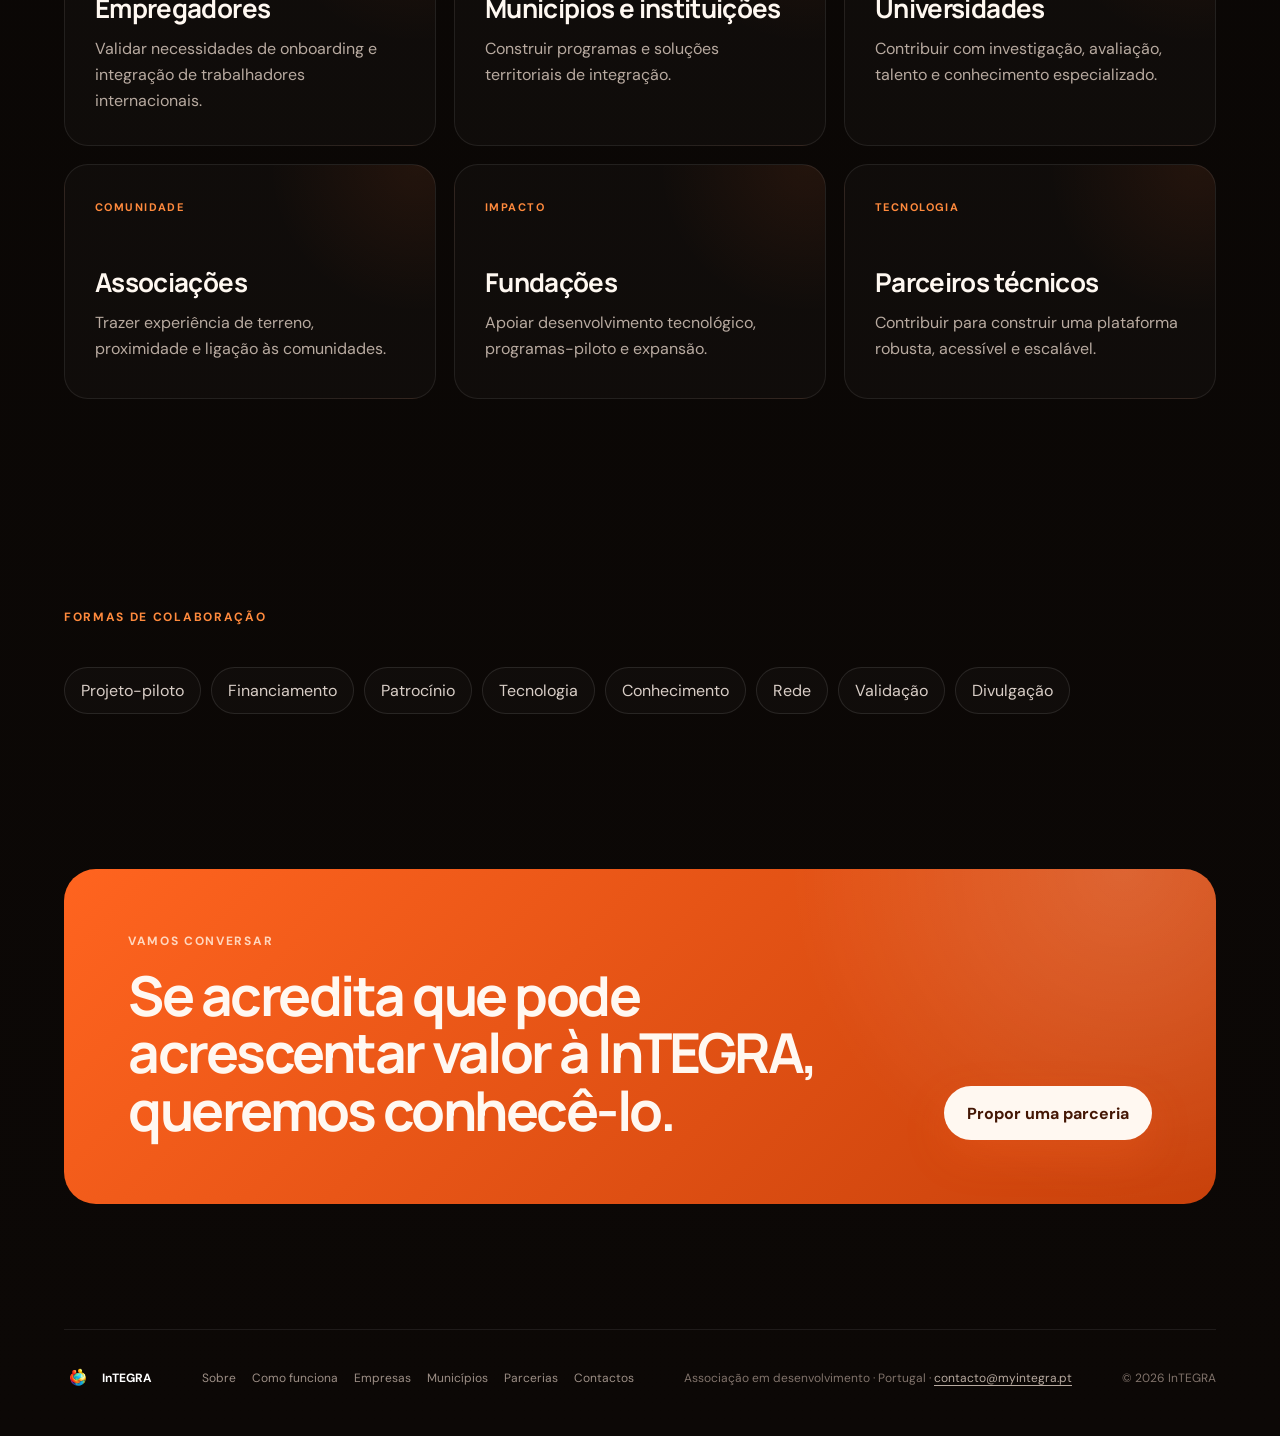
<file: integra-apresentacao-v3-impacto/parcerias.html>
<!DOCTYPE html>
<html lang="pt-PT">
<head>
<meta charset="utf-8"/>
<meta name="viewport" content="width=device-width, initial-scale=1.0, viewport-fit=cover"/>
<title>Parcerias com a Associação InTEGRA | Portugal</title>
<meta name="description" content="Conheça as formas de colaboração com a Associação InTEGRA para apoiar a integração de imigrantes em Portugal."/>
<meta name="robots" content="index, follow, max-image-preview:large, max-snippet:-1"/>
<meta name="author" content="Associação InTEGRA"/>
<meta name="theme-color" content="#0b0806"/>
<meta name="color-scheme" content="dark"/>
<link rel="canonical" href="https://www.somosintegra.pt/parcerias.html"/>
<meta property="og:type" content="website"/>
<meta property="og:locale" content="pt_PT"/>
<meta property="og:site_name" content="InTEGRA"/>
<meta property="og:title" content="Parcerias com a Associação InTEGRA | Portugal"/>
<meta property="og:description" content="Conheça as formas de colaboração com a Associação InTEGRA para apoiar a integração de imigrantes em Portugal."/>
<meta property="og:url" content="https://www.somosintegra.pt/parcerias.html"/>
<meta property="og:image" content="https://www.somosintegra.pt/assets/og-integra.jpg"/>
<meta name="twitter:card" content="summary_large_image"/>
<meta name="twitter:title" content="Parcerias com a Associação InTEGRA | Portugal"/>
<meta name="twitter:description" content="Conheça as formas de colaboração com a Associação InTEGRA para apoiar a integração de imigrantes em Portugal."/>
<meta name="twitter:image" content="https://www.somosintegra.pt/assets/og-integra.jpg"/>
<link href="/favicon.ico" rel="icon" sizes="any"/>
<link href="/favicon-32x32.png" rel="icon" sizes="32x32" type="image/png"/>
<link href="/apple-touch-icon.png" rel="apple-touch-icon"/>
<link href="/site.webmanifest" rel="manifest"/>
<link rel="preconnect" href="https://fonts.googleapis.com"/>
<link rel="preconnect" href="https://fonts.gstatic.com" crossorigin/>
<link rel="preload" as="style" href="https://fonts.googleapis.com/css2?family=DM+Sans:wght@400;500;600;700&family=Manrope:wght@400;500;600;700;800&display=swap"/>
<link rel="stylesheet" href="https://fonts.googleapis.com/css2?family=DM+Sans:wght@400;500;600;700&family=Manrope:wght@400;500;600;700;800&display=swap" media="print" onload="this.media='all'"/>
<noscript><link rel="stylesheet" href="https://fonts.googleapis.com/css2?family=DM+Sans:wght@400;500;600;700&family=Manrope:wght@400;500;600;700;800&display=swap"/></noscript>
<script>document.documentElement.classList.add('js');</script>
<script type="application/ld+json">{"@context":"https://schema.org","@graph":[{"@type":"WebPage","@id":"https://www.somosintegra.pt/parcerias.html#webpage","url":"https://www.somosintegra.pt/parcerias.html","name":"Parcerias com a Associação InTEGRA | Portugal","description":"Conheça as formas de colaboração com a Associação InTEGRA para apoiar a integração de imigrantes em Portugal.","isPartOf":{"@id":"https://www.somosintegra.pt/#website"},"about":{"@id":"https://www.somosintegra.pt/#organization"},"inLanguage":"pt-PT"},{"@type":"BreadcrumbList","itemListElement":[{"@type":"ListItem","position":1,"name":"Início","item":"https://www.somosintegra.pt/"},{"@type":"ListItem","position":2,"name":"Parcerias"}]}]}</script>
<link rel="stylesheet" href="css/styles.css"/>
</head>
<body>
<a class="skip-link" href="#conteudo-principal">Saltar para o conteúdo principal</a>
<div aria-hidden="true" class="noise"></div>
<header class="topbar" id="topbar">
  <a class="brand" href="index.html" aria-label="InTEGRA — página inicial">
    <img src="assets/logo-integra.webp" alt="" width="512" height="768"/>
    <span>InTEGRA</span>
  </a>
  <nav class="nav" aria-label="Navegação principal">
    <a href="sobre.html">Sobre</a>
    <a href="como-funciona.html">Como funciona</a>
    <a href="empresas.html">Empresas</a>
    <a href="municipios.html">Municípios</a>
    <a href="parcerias.html" aria-current="page">Parcerias</a>
    <a href="contactos.html">Contactos</a>
  </nav>
  <a class="top-cta" href="contactos.html">Falar connosco</a>
</header>

<main id="conteudo-principal" class="internal-page">
  <section class="page-hero">
    <div class="page-hero-copy reveal">
      <nav class="breadcrumb" aria-label="Breadcrumb"><span aria-hidden="true">⌂</span><a href="index.html">Início</a><span class="breadcrumb-sep">/</span><span aria-current="page">Parcerias</span></nav>
      <div class="eyebrow"><span class="eyebrow-dot"></span>Parcerias</div>
      <h1>Uma missão desta dimensão <span>constrói-se em rede.</span></h1>
      <p class="page-lead">Empresas, municípios, universidades, associações, fundações e parceiros tecnológicos podem ajudar a transformar a InTEGRA numa infraestrutura de impacto.</p>
    </div>
    <div class="page-hero-visual reveal">
      <div class="page-logo-orbit">
        <img src="assets/logo-integra-square.png" alt="Símbolo da InTEGRA" width="1024" height="1024" decoding="async"/>
      </div>
    </div>
  </section>

  
<section class="content-section">
  <div class="section-label">Construir em rede</div>
  <div class="content-two-col">
    <h2>A InTEGRA não precisa apenas de financiamento. <span>Precisa de um ecossistema.</span></h2>
    <div class="rich-copy">
      <p>Uma solução de integração só será útil se estiver ligada às organizações que conhecem os problemas e os territórios. Por isso, procuramos parceiros que possam contribuir com conhecimento, acesso a redes, tecnologia, validação, recursos ou financiamento.</p>
      <p>O objetivo é construir relações em que cada parceiro acrescenta capacidade ao projeto sem desviar a InTEGRA da sua missão social.</p>
    </div>
  </div>
</section>

<section class="content-section">
  <div class="section-label">Quem pode participar</div>
  <div class="content-card-grid three">
    <article class="content-card"><span>Empresas</span><h3>Empregadores</h3><p>Validar necessidades de onboarding e integração de trabalhadores internacionais.</p></article>
    <article class="content-card"><span>Setor público</span><h3>Municípios e instituições</h3><p>Construir programas e soluções territoriais de integração.</p></article>
    <article class="content-card"><span>Conhecimento</span><h3>Universidades</h3><p>Contribuir com investigação, avaliação, talento e conhecimento especializado.</p></article>
    <article class="content-card"><span>Comunidade</span><h3>Associações</h3><p>Trazer experiência de terreno, proximidade e ligação às comunidades.</p></article>
    <article class="content-card"><span>Impacto</span><h3>Fundações</h3><p>Apoiar desenvolvimento tecnológico, programas-piloto e expansão.</p></article>
    <article class="content-card"><span>Tecnologia</span><h3>Parceiros técnicos</h3><p>Contribuir para construir uma plataforma robusta, acessível e escalável.</p></article>
  </div>
</section>

<section class="content-section">
  <div class="section-label">Formas de colaboração</div>
  <div class="pill-list">
    <span>Projeto-piloto</span><span>Financiamento</span><span>Patrocínio</span><span>Tecnologia</span><span>Conhecimento</span><span>Rede</span><span>Validação</span><span>Divulgação</span>
  </div>
</section>

<section class="cta-panel">
  <div><div class="section-label light">Vamos conversar</div><h2>Se acredita que pode acrescentar valor à InTEGRA, queremos conhecê-lo.</h2></div>
  <a class="primary-button" href="mailto:contacto@myintegra.pt?subject=Parceria%20InTEGRA">Propor uma parceria</a>
</section>
</main>

<footer class="site-footer">
  <div class="footer-brand">
    <img src="assets/logo-integra.webp" alt="" width="512" height="768" loading="lazy" decoding="async"/>
    <strong>InTEGRA</strong>
  </div>
  <nav class="footer-nav" aria-label="Navegação do rodapé">
    <a href="sobre.html">Sobre</a>
    <a href="como-funciona.html">Como funciona</a>
    <a href="empresas.html">Empresas</a>
    <a href="municipios.html">Municípios</a>
    <a href="parcerias.html">Parcerias</a>
    <a href="contactos.html">Contactos</a>
  </nav>
  <p>Associação em desenvolvimento · Portugal · <a href="mailto:contacto@myintegra.pt">contacto@myintegra.pt</a></p>
  <p>© 2026 InTEGRA</p>
</footer>
<script src="js/app.js"></script>
</body>
</html>
</file>
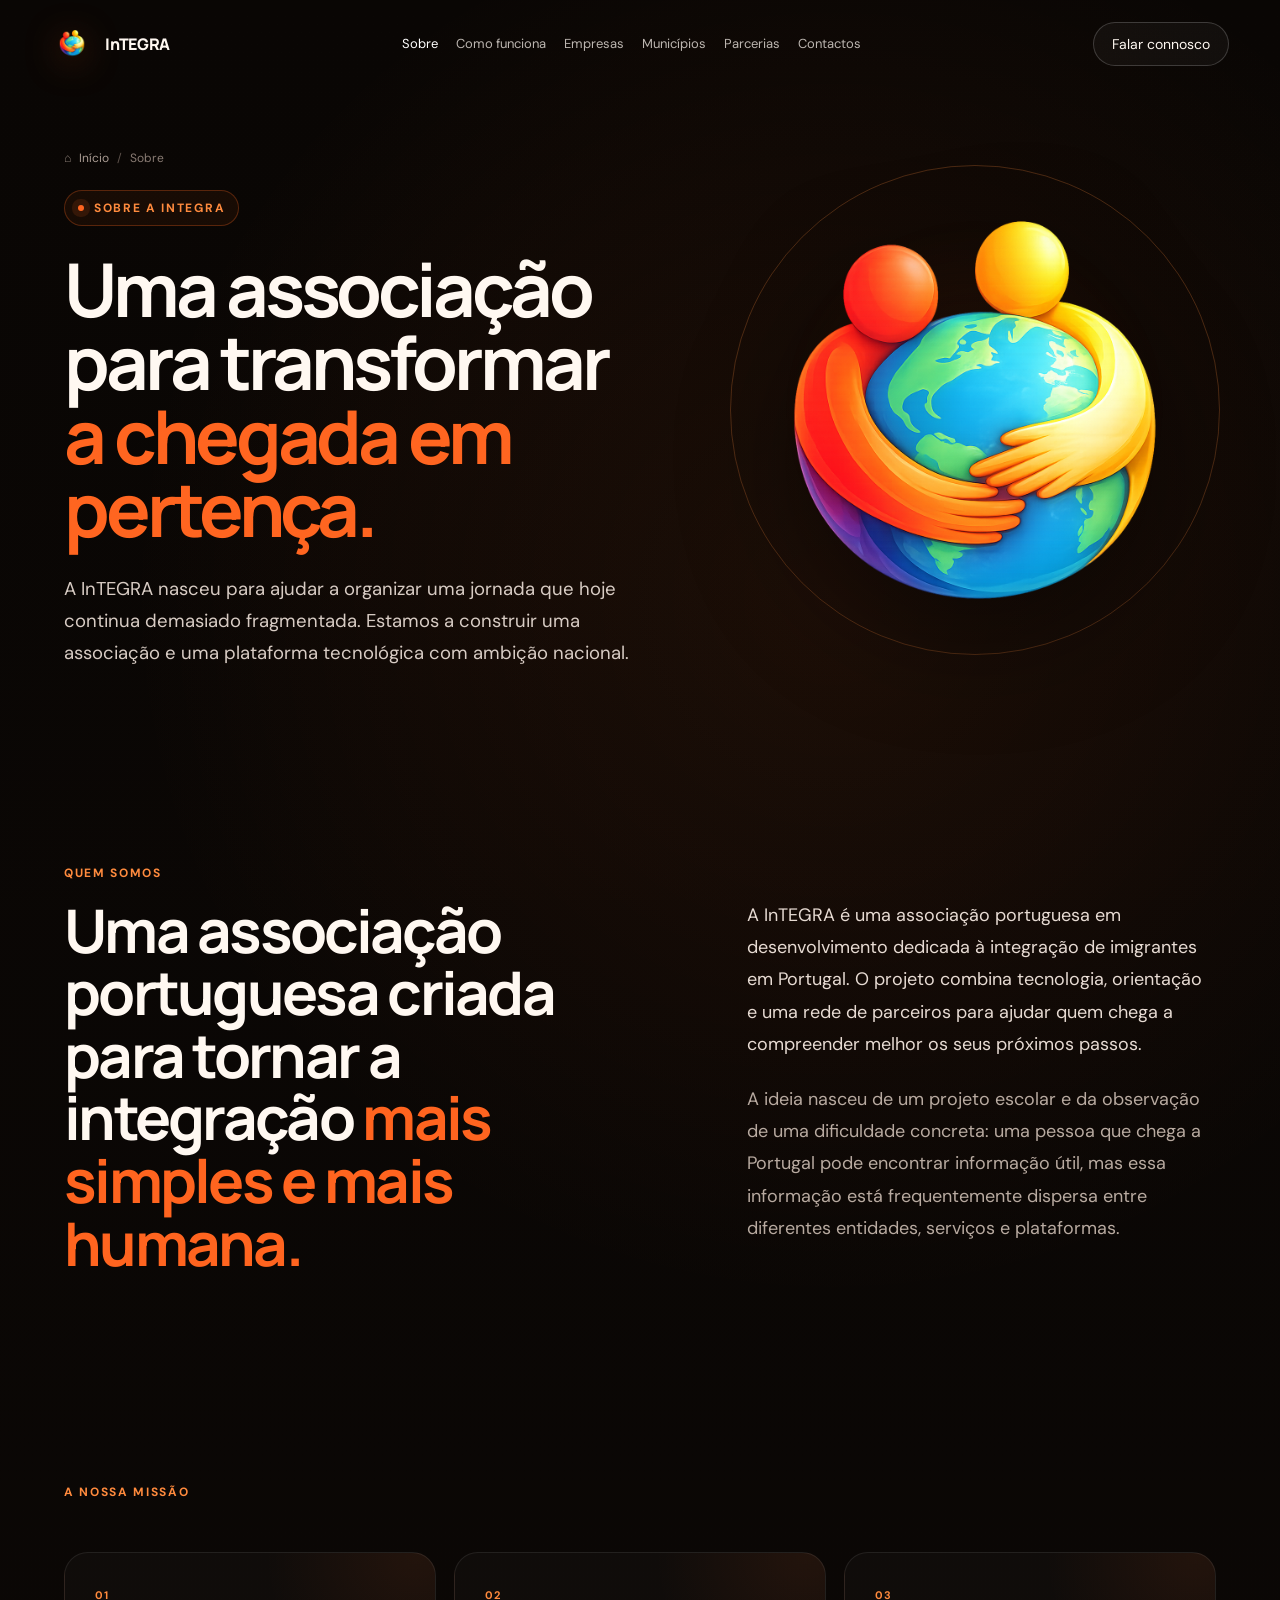
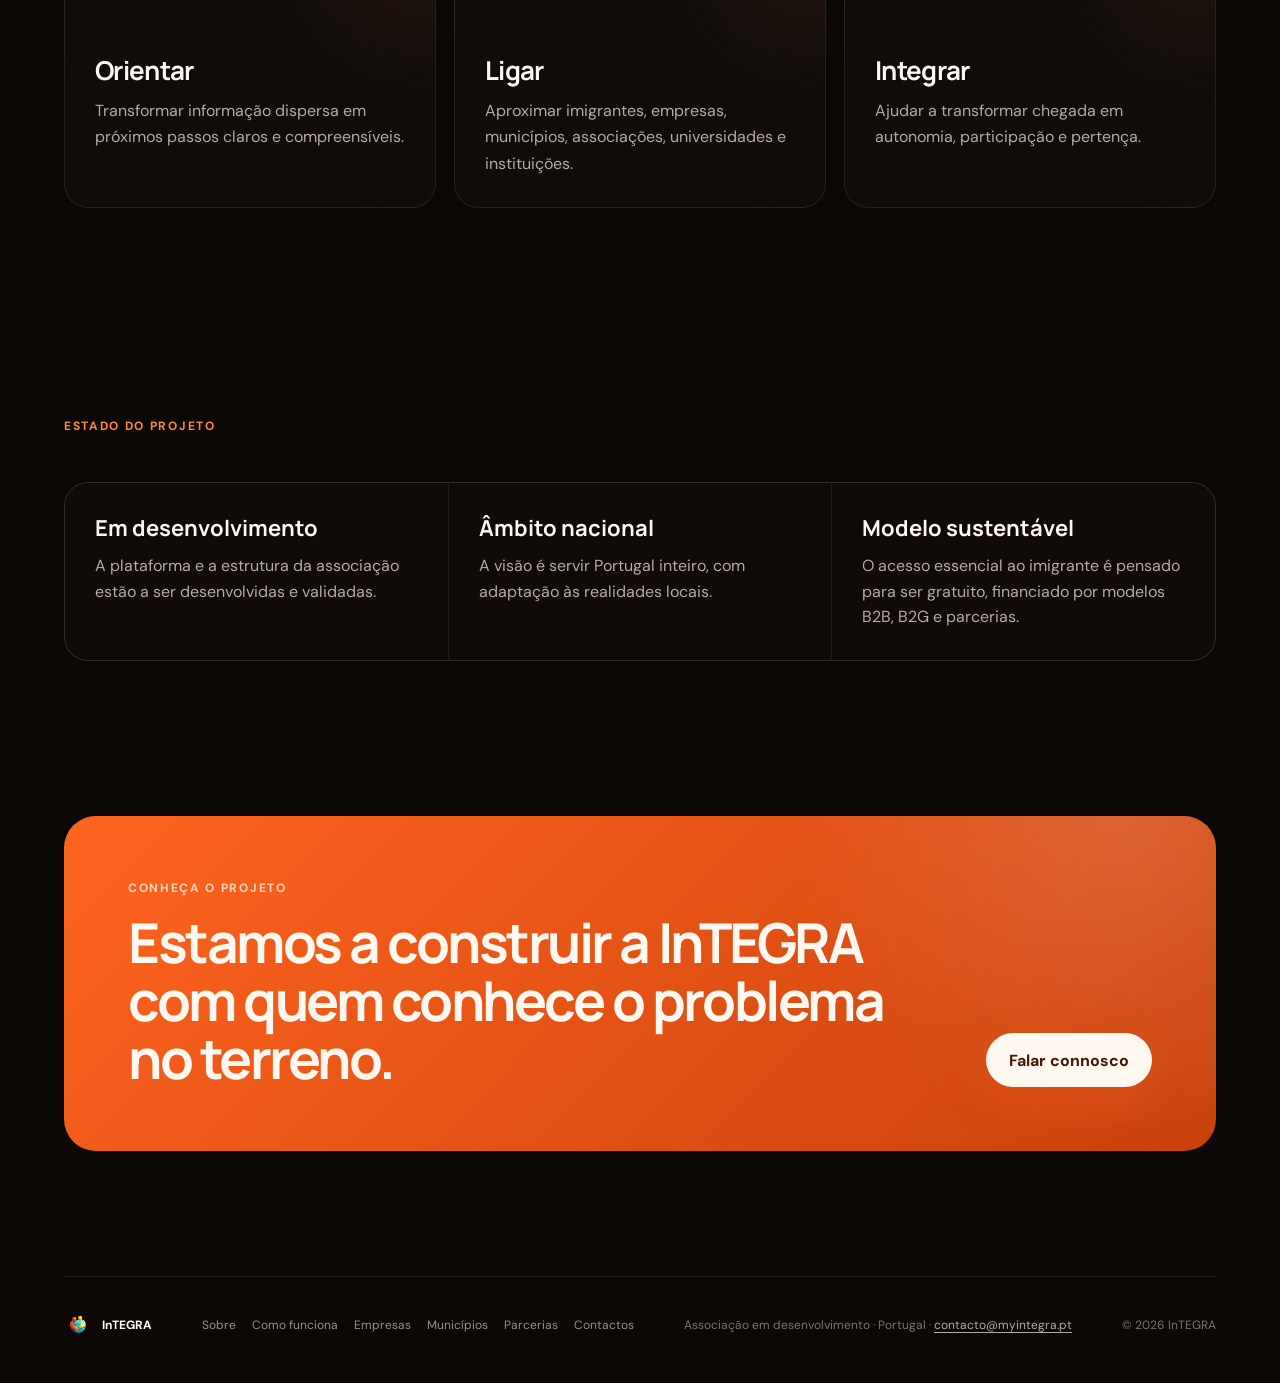
<file: integra-apresentacao-v3-impacto/sobre.html>
<!DOCTYPE html>
<html lang="pt-PT">
<head>
<meta charset="utf-8"/>
<meta name="viewport" content="width=device-width, initial-scale=1.0, viewport-fit=cover"/>
<title>Sobre a Associação InTEGRA | Integração em Portugal</title>
<meta name="description" content="Conheça a Associação InTEGRA, a sua origem, missão, modelo e visão para a integração de imigrantes em Portugal."/>
<meta name="robots" content="index, follow, max-image-preview:large, max-snippet:-1"/>
<meta name="author" content="Associação InTEGRA"/>
<meta name="theme-color" content="#0b0806"/>
<meta name="color-scheme" content="dark"/>
<link rel="canonical" href="https://www.somosintegra.pt/sobre.html"/>
<meta property="og:type" content="website"/>
<meta property="og:locale" content="pt_PT"/>
<meta property="og:site_name" content="InTEGRA"/>
<meta property="og:title" content="Sobre a Associação InTEGRA | Integração em Portugal"/>
<meta property="og:description" content="Conheça a Associação InTEGRA, a sua origem, missão, modelo e visão para a integração de imigrantes em Portugal."/>
<meta property="og:url" content="https://www.somosintegra.pt/sobre.html"/>
<meta property="og:image" content="https://www.somosintegra.pt/assets/og-integra.jpg"/>
<meta name="twitter:card" content="summary_large_image"/>
<meta name="twitter:title" content="Sobre a Associação InTEGRA | Integração em Portugal"/>
<meta name="twitter:description" content="Conheça a Associação InTEGRA, a sua origem, missão, modelo e visão para a integração de imigrantes em Portugal."/>
<meta name="twitter:image" content="https://www.somosintegra.pt/assets/og-integra.jpg"/>
<link href="/favicon.ico" rel="icon" sizes="any"/>
<link href="/favicon-32x32.png" rel="icon" sizes="32x32" type="image/png"/>
<link href="/apple-touch-icon.png" rel="apple-touch-icon"/>
<link href="/site.webmanifest" rel="manifest"/>
<link rel="preconnect" href="https://fonts.googleapis.com"/>
<link rel="preconnect" href="https://fonts.gstatic.com" crossorigin/>
<link rel="preload" as="style" href="https://fonts.googleapis.com/css2?family=DM+Sans:wght@400;500;600;700&family=Manrope:wght@400;500;600;700;800&display=swap"/>
<link rel="stylesheet" href="https://fonts.googleapis.com/css2?family=DM+Sans:wght@400;500;600;700&family=Manrope:wght@400;500;600;700;800&display=swap" media="print" onload="this.media='all'"/>
<noscript><link rel="stylesheet" href="https://fonts.googleapis.com/css2?family=DM+Sans:wght@400;500;600;700&family=Manrope:wght@400;500;600;700;800&display=swap"/></noscript>
<script>document.documentElement.classList.add('js');</script>
<script type="application/ld+json">{"@context":"https://schema.org","@graph":[{"@type":"WebPage","@id":"https://www.somosintegra.pt/sobre.html#webpage","url":"https://www.somosintegra.pt/sobre.html","name":"Sobre a Associação InTEGRA | Integração em Portugal","description":"Conheça a Associação InTEGRA, a sua origem, missão, modelo e visão para a integração de imigrantes em Portugal.","isPartOf":{"@id":"https://www.somosintegra.pt/#website"},"about":{"@id":"https://www.somosintegra.pt/#organization"},"inLanguage":"pt-PT"},{"@type":"BreadcrumbList","itemListElement":[{"@type":"ListItem","position":1,"name":"Início","item":"https://www.somosintegra.pt/"},{"@type":"ListItem","position":2,"name":"Sobre"}]}]}</script>
<link rel="stylesheet" href="css/styles.css"/>
</head>
<body>
<a class="skip-link" href="#conteudo-principal">Saltar para o conteúdo principal</a>
<div aria-hidden="true" class="noise"></div>
<header class="topbar" id="topbar">
  <a class="brand" href="index.html" aria-label="InTEGRA — página inicial">
    <img src="assets/logo-integra.webp" alt="" width="512" height="768"/>
    <span>InTEGRA</span>
  </a>
  <nav class="nav" aria-label="Navegação principal">
    <a href="sobre.html" aria-current="page">Sobre</a>
    <a href="como-funciona.html">Como funciona</a>
    <a href="empresas.html">Empresas</a>
    <a href="municipios.html">Municípios</a>
    <a href="parcerias.html">Parcerias</a>
    <a href="contactos.html">Contactos</a>
  </nav>
  <a class="top-cta" href="contactos.html">Falar connosco</a>
</header>

<main id="conteudo-principal" class="internal-page">
  <section class="page-hero">
    <div class="page-hero-copy reveal">
      <nav class="breadcrumb" aria-label="Breadcrumb"><span aria-hidden="true">⌂</span><a href="index.html">Início</a><span class="breadcrumb-sep">/</span><span aria-current="page">Sobre</span></nav>
      <div class="eyebrow"><span class="eyebrow-dot"></span>Sobre a InTEGRA</div>
      <h1>Uma associação para transformar <span>a chegada em pertença.</span></h1>
      <p class="page-lead">A InTEGRA nasceu para ajudar a organizar uma jornada que hoje continua demasiado fragmentada. Estamos a construir uma associação e uma plataforma tecnológica com ambição nacional.</p>
    </div>
    <div class="page-hero-visual reveal">
      <div class="page-logo-orbit">
        <img src="assets/logo-integra-square.png" alt="Símbolo da InTEGRA" width="1024" height="1024" decoding="async"/>
      </div>
    </div>
  </section>

  
<section class="content-section">
  <div class="section-label">Quem somos</div>
  <div class="content-two-col">
    <h2>Uma associação portuguesa criada para tornar a integração <span>mais simples e mais humana.</span></h2>
    <div class="rich-copy">
      <p>A InTEGRA é uma associação portuguesa em desenvolvimento dedicada à integração de imigrantes em Portugal. O projeto combina tecnologia, orientação e uma rede de parceiros para ajudar quem chega a compreender melhor os seus próximos passos.</p>
      <p>A ideia nasceu de um projeto escolar e da observação de uma dificuldade concreta: uma pessoa que chega a Portugal pode encontrar informação útil, mas essa informação está frequentemente dispersa entre diferentes entidades, serviços e plataformas.</p>
    </div>
  </div>
</section>

<section class="content-section">
  <div class="section-label">A nossa missão</div>
  <div class="content-card-grid three">
    <article class="content-card"><span>01</span><h3>Orientar</h3><p>Transformar informação dispersa em próximos passos claros e compreensíveis.</p></article>
    <article class="content-card"><span>02</span><h3>Ligar</h3><p>Aproximar imigrantes, empresas, municípios, associações, universidades e instituições.</p></article>
    <article class="content-card"><span>03</span><h3>Integrar</h3><p>Ajudar a transformar chegada em autonomia, participação e pertença.</p></article>
  </div>
</section>

<section class="content-section">
  <div class="section-label">Estado do projeto</div>
  <div class="status-panel">
    <div><strong>Em desenvolvimento</strong><span>A plataforma e a estrutura da associação estão a ser desenvolvidas e validadas.</span></div>
    <div><strong>Âmbito nacional</strong><span>A visão é servir Portugal inteiro, com adaptação às realidades locais.</span></div>
    <div><strong>Modelo sustentável</strong><span>O acesso essencial ao imigrante é pensado para ser gratuito, financiado por modelos B2B, B2G e parcerias.</span></div>
  </div>
</section>

<section class="cta-panel">
  <div><div class="section-label light">Conheça o projeto</div><h2>Estamos a construir a InTEGRA com quem conhece o problema no terreno.</h2></div>
  <a class="primary-button" href="contactos.html">Falar connosco</a>
</section>
</main>

<footer class="site-footer">
  <div class="footer-brand">
    <img src="assets/logo-integra.webp" alt="" width="512" height="768" loading="lazy" decoding="async"/>
    <strong>InTEGRA</strong>
  </div>
  <nav class="footer-nav" aria-label="Navegação do rodapé">
    <a href="sobre.html">Sobre</a>
    <a href="como-funciona.html">Como funciona</a>
    <a href="empresas.html">Empresas</a>
    <a href="municipios.html">Municípios</a>
    <a href="parcerias.html">Parcerias</a>
    <a href="contactos.html">Contactos</a>
  </nav>
  <p>Associação em desenvolvimento · Portugal · <a href="mailto:contacto@myintegra.pt">contacto@myintegra.pt</a></p>
  <p>© 2026 InTEGRA</p>
</footer>
<script src="js/app.js"></script>
</body>
</html>
</file>
<file: integra-apresentacao-v3-impacto/css/styles.css>
:root {
  --bg: #0b0806;
  --bg-soft: #130d09;
  --panel: #17100b;
  --orange: #ff641f;
  --orange-2: #ff8a3d;
  --orange-3: #ffb26f;
  --cream: #fff8f1;
  --muted: #b8aaa0;
  --line: rgba(255,255,255,.11);
  --shadow: 0 30px 80px rgba(0,0,0,.38);
  --radius: 28px;
  --max: 1240px;
}

* {
  box-sizing: border-box;
}

html {
  scroll-behavior: smooth;
  background: var(--bg);
}

body {
  margin: 0;
  font-family: "DM Sans", Arial, sans-serif;
  color: var(--cream);
  background:
    radial-gradient(circle at 65% 20%, rgba(255,100,31,.08), transparent 28%),
    linear-gradient(180deg, #090604 0%, #0c0806 100%);
  overflow-x: hidden;
}

body.modal-open {
  overflow: hidden;
}

a {
  color: inherit;
  text-decoration: none;
}

button {
  font: inherit;
}

img {
  max-width: 100%;
}

.noise {
  position: fixed;
  inset: 0;
  pointer-events: none;
  z-index: 999;
  opacity: .035;
  background-image:
    repeating-radial-gradient(circle at 0 0, transparent 0, #fff 1px, transparent 2px);
  background-size: 5px 5px;
  mix-blend-mode: soft-light;
}

.topbar {
  position: fixed;
  top: 0;
  left: 0;
  width: 100%;
  height: 88px;
  z-index: 100;
  display: flex;
  align-items: center;
  justify-content: space-between;
  padding: 0 4vw;
  border-bottom: 1px solid transparent;
  transition: .35s ease;
}

.topbar.scrolled {
  height: 72px;
  background: rgba(11,8,6,.76);
  backdrop-filter: blur(18px);
  border-bottom-color: rgba(255,255,255,.08);
}

.brand {
  display: flex;
  align-items: center;
  gap: 12px;
  font-family: "Manrope", sans-serif;
  font-weight: 800;
  letter-spacing: -.02em;
}

.brand img {
  width: 42px;
  height: 42px;
  object-fit: contain;
  filter: drop-shadow(0 6px 18px rgba(255,100,31,.25));
}

.nav {
  display: flex;
  gap: 28px;
  color: rgba(255,248,241,.72);
  font-size: 14px;
}

.nav a {
  transition: .2s ease;
}

.nav a:hover {
  color: #fff;
}

.top-cta {
  padding: 12px 18px;
  border: 1px solid rgba(255,255,255,.18);
  border-radius: 999px;
  font-size: 14px;
  background: rgba(255,255,255,.035);
  transition: .25s ease;
}

.top-cta:hover {
  border-color: rgba(255,100,31,.7);
  background: rgba(255,100,31,.08);
}

/* HERO */
.hero {
  min-height: 100vh;
  position: relative;
  display: grid;
  grid-template-columns: 1.02fr .98fr;
  align-items: center;
  gap: 5vw;
  padding: 140px max(5vw, calc((100vw - var(--max))/2)) 90px;
  overflow: hidden;
}

.hero::before {
  content: "";
  position: absolute;
  inset: 0;
  background:
    linear-gradient(90deg, rgba(11,8,6,.98) 0%, rgba(11,8,6,.78) 44%, rgba(11,8,6,.18) 100%),
    radial-gradient(circle at 78% 47%, rgba(255,100,31,.16), transparent 34%);
  pointer-events: none;
}

.hero-light {
  position: absolute;
  border-radius: 50%;
  filter: blur(40px);
  opacity: .32;
  pointer-events: none;
}

.hero-light-a {
  width: 600px;
  height: 600px;
  right: -220px;
  top: -130px;
  background: rgba(255,100,31,.28);
}

.hero-light-b {
  width: 340px;
  height: 340px;
  left: 30%;
  bottom: -130px;
  background: rgba(255,134,44,.12);
}

.hero-copy {
  position: relative;
  z-index: 4;
  max-width: 720px;
}

.eyebrow,
.section-label {
  text-transform: uppercase;
  font-weight: 700;
  letter-spacing: .14em;
  font-size: 12px;
  color: var(--orange-2);
}

.eyebrow {
  display: inline-flex;
  align-items: center;
  gap: 10px;
  padding: 9px 13px;
  border: 1px solid rgba(255,100,31,.28);
  border-radius: 999px;
  background: rgba(255,100,31,.06);
  margin-bottom: 26px;
}

.eyebrow-dot {
  width: 6px;
  height: 6px;
  border-radius: 50%;
  background: var(--orange);
  box-shadow: 0 0 0 6px rgba(255,100,31,.12);
}

.hero h1 {
  font-family: "Manrope", sans-serif;
  margin: 0;
  font-size: clamp(50px, 6.1vw, 96px);
  line-height: .97;
  letter-spacing: -.055em;
  max-width: 880px;
}

.hero h1 .accent {
  color: var(--orange);
  display: inline-block;
  text-shadow: 0 0 40px rgba(255,100,31,.16);
}

.hero-lead {
  max-width: 640px;
  margin: 28px 0 0;
  color: #d7cbc3;
  font-size: clamp(17px, 1.45vw, 21px);
  line-height: 1.65;
}

.hero-actions {
  display: flex;
  flex-wrap: wrap;
  gap: 14px;
  margin-top: 34px;
}

.primary-button,
.secondary-button {
  min-height: 54px;
  display: inline-flex;
  align-items: center;
  justify-content: center;
  gap: 10px;
  padding: 0 23px;
  border-radius: 999px;
  border: 0;
  cursor: pointer;
  transition: transform .2s ease, box-shadow .2s ease, background .2s ease;
}

.primary-button {
  background: linear-gradient(135deg, var(--orange), #ff7e34);
  color: #fff;
  box-shadow: 0 16px 40px rgba(255,100,31,.22);
  font-weight: 700;
}

.primary-button:hover {
  transform: translateY(-2px);
  box-shadow: 0 22px 46px rgba(255,100,31,.34);
}

.secondary-button {
  border: 1px solid rgba(255,255,255,.16);
  background: rgba(255,255,255,.04);
  color: #fff;
}

.secondary-button:hover {
  transform: translateY(-2px);
  background: rgba(255,255,255,.08);
}

.play-icon {
  font-size: 12px;
}

.hero-proof {
  margin-top: 44px;
  padding-top: 24px;
  border-top: 1px solid rgba(255,255,255,.10);
  display: flex;
  gap: 34px;
}

.hero-proof div {
  display: grid;
  gap: 5px;
}

.hero-proof strong {
  font-family: "Manrope", sans-serif;
  font-size: 18px;
}

.hero-proof span {
  color: #9f9087;
  font-size: 12px;
}

/* WORLD */
.world-stage {
  position: relative;
  z-index: 3;
  width: min(46vw, 650px);
  aspect-ratio: 1 / 1;
  justify-self: end;
  perspective: 1500px;
  isolation: isolate;
}

.world-stage::before {
  content: "";
  position: absolute;
  inset: 12%;
  border-radius: 50%;
  background: radial-gradient(circle, rgba(255,139,58,.20), rgba(255,100,31,.08) 38%, transparent 70%);
  filter: blur(14px);
  animation: breathe 4.4s ease-in-out infinite;
}

.world-3d {
  position: absolute;
  inset: 13%;
  transform-style: preserve-3d;
  animation: worldFloat 6s ease-in-out infinite;
}

.world-shell {
  position: absolute;
  inset: 0;
  border-radius: 50%;
  transform-style: preserve-3d;
  animation: worldTurn 12s ease-in-out infinite;
  filter: drop-shadow(0 45px 80px rgba(0,0,0,.55));
}

.world-face {
  position: absolute;
  inset: 0;
  border-radius: 50%;
  overflow: hidden;
  background: #050302;
  box-shadow:
    inset -40px -24px 60px rgba(0,0,0,.48),
    inset 20px 12px 30px rgba(255,255,255,.06),
    0 0 0 1px rgba(255,255,255,.07);
}

.world-face::after {
  content: "";
  position: absolute;
  inset: 0;
  border-radius: 50%;
  background:
    radial-gradient(circle at 30% 22%, rgba(255,255,255,.20), transparent 17%),
    linear-gradient(110deg, rgba(255,255,255,.07), transparent 35%, rgba(0,0,0,.22) 75%),
    radial-gradient(circle at 72% 65%, transparent 32%, rgba(0,0,0,.42) 86%);
  pointer-events: none;
}

.world-face img {
  width: 100%;
  height: 100%;
  object-fit: contain;
  transform: scale(1.055);
  user-select: none;
}

.world-rim {
  position: absolute;
  inset: -5px;
  border-radius: 50%;
  background: conic-gradient(from 90deg, rgba(255,100,31,.1), rgba(255,180,99,.6), rgba(255,100,31,.08), rgba(255,255,255,.5), rgba(255,100,31,.1));
  filter: blur(1px);
  transform: translateZ(-4px);
}

.world-shine {
  position: absolute;
  width: 34%;
  height: 48%;
  left: 17%;
  top: 12%;
  border-radius: 50%;
  background: radial-gradient(ellipse at center, rgba(255,255,255,.27), rgba(255,255,255,.02) 70%);
  filter: blur(2px);
  transform: translateZ(26px) rotate(-24deg);
  pointer-events: none;
}

.world-shadow {
  position: absolute;
  width: 58%;
  height: 12%;
  bottom: 10%;
  left: 22%;
  background: rgba(0,0,0,.65);
  border-radius: 50%;
  filter: blur(26px);
  transform: rotateX(70deg);
}

.orbit {
  position: absolute;
  inset: 8%;
  border: 1px solid rgba(255,140,68,.22);
  border-radius: 50%;
  transform-style: preserve-3d;
}

.orbit::after {
  content: "";
  position: absolute;
  width: 9px;
  height: 9px;
  background: var(--orange);
  border-radius: 50%;
  top: 12%;
  left: 27%;
  box-shadow: 0 0 20px rgba(255,100,31,.9);
}

.orbit-1 {
  transform: rotateX(64deg) rotateZ(10deg);
  animation: orbitSpinA 14s linear infinite;
}

.orbit-2 {
  inset: 3%;
  transform: rotateX(70deg) rotateY(35deg) rotateZ(-18deg);
  opacity: .5;
  animation: orbitSpinB 18s linear infinite reverse;
}

.orbit-3 {
  inset: 18%;
  transform: rotateY(68deg) rotateZ(26deg);
  opacity: .28;
  animation: orbitSpinC 11s linear infinite;
}

.floating-label {
  position: absolute;
  z-index: 8;
  display: inline-flex;
  align-items: center;
  gap: 9px;
  padding: 9px 12px;
  border-radius: 999px;
  font-size: 12px;
  color: #e9ddd5;
  background: rgba(22,14,10,.62);
  border: 1px solid rgba(255,255,255,.12);
  backdrop-filter: blur(12px);
  box-shadow: 0 12px 30px rgba(0,0,0,.25);
}

.floating-label span {
  width: 6px;
  height: 6px;
  background: var(--orange);
  border-radius: 50%;
  box-shadow: 0 0 12px rgba(255,100,31,.8);
}

.label-one {
  left: 4%;
  top: 31%;
  animation: labelFloat 4.6s ease-in-out infinite;
}

.label-two {
  right: 0;
  top: 48%;
  animation: labelFloat 5.2s ease-in-out .6s infinite;
}

.label-three {
  left: 20%;
  bottom: 13%;
  animation: labelFloat 5s ease-in-out 1.1s infinite;
}

.scroll-cue {
  position: absolute;
  z-index: 6;
  left: 50%;
  bottom: 25px;
  transform: translateX(-50%);
  display: grid;
  justify-items: center;
  gap: 8px;
  color: rgba(255,255,255,.45);
  font-size: 10px;
  text-transform: uppercase;
  letter-spacing: .16em;
}

.scroll-cue i {
  display: block;
  width: 1px;
  height: 34px;
  background: linear-gradient(var(--orange), transparent);
  animation: scrollPulse 1.8s ease-in-out infinite;
}

/* SECTIONS */
.section {
  width: min(var(--max), calc(100% - 10vw));
  margin: 0 auto;
  padding: 130px 0;
  position: relative;
}

.section-head {
  display: grid;
  grid-template-columns: 1.35fr .65fr;
  gap: 70px;
  align-items: end;
  margin-bottom: 54px;
}

.section-head h2,
.manifesto h2,
.association h2,
.partnership h2,
.finale h2 {
  margin: 0;
  font-family: "Manrope", sans-serif;
  font-size: clamp(38px, 4.8vw, 70px);
  line-height: 1.04;
  letter-spacing: -.045em;
}

.section-head h2 span,
.manifesto h2 span,
.partnership h2 span {
  color: var(--orange);
}

.section-head p {
  margin: 0;
  color: var(--muted);
  line-height: 1.7;
  font-size: 16px;
}

.section-label {
  margin-bottom: 18px;
}

.section-label.light {
  color: #ffd7bf;
}

/* MANIFESTO */
.manifesto-grid {
  display: grid;
  grid-template-columns: 1.15fr .85fr;
  gap: 90px;
  align-items: start;
}

.manifesto h2 span {
  display: block;
}

.manifesto-copy {
  color: var(--muted);
  font-size: 18px;
  line-height: 1.8;
}

.manifesto-copy p:first-child {
  color: #e7dbd3;
}

.impact-strip {
  display: grid;
  grid-template-columns: repeat(3, 1fr);
  gap: 1px;
  margin-top: 80px;
  background: rgba(255,255,255,.08);
  border: 1px solid rgba(255,255,255,.08);
  border-radius: var(--radius);
  overflow: hidden;
}

.impact-card {
  padding: 34px;
  background: rgba(255,255,255,.025);
  min-height: 240px;
  transition: .25s ease;
}

.impact-card:hover {
  background: rgba(255,100,31,.06);
}

.impact-index {
  color: var(--orange);
  font-size: 12px;
  letter-spacing: .15em;
}

.impact-card h3 {
  margin: 52px 0 10px;
  font-family: "Manrope", sans-serif;
  font-size: 29px;
}

.impact-card p {
  color: var(--muted);
  line-height: 1.6;
  max-width: 280px;
}

/* STORY */
.story {
  width: 100%;
  padding-left: max(5vw, calc((100vw - var(--max))/2));
  padding-right: max(5vw, calc((100vw - var(--max))/2));
  background:
    radial-gradient(circle at 15% 60%, rgba(255,100,31,.08), transparent 28%),
    linear-gradient(180deg, rgba(255,255,255,.018), transparent);
}

.video-grid {
  display: grid;
  grid-template-columns: repeat(2, 1fr);
  gap: 18px;
}

.video-card {
  min-height: 340px;
  position: relative;
  padding: 32px;
  border: 1px solid rgba(255,255,255,.09);
  border-radius: 26px;
  overflow: hidden;
  cursor: pointer;
  background:
    radial-gradient(circle at 90% 0%, rgba(255,100,31,.12), transparent 35%),
    linear-gradient(155deg, rgba(255,255,255,.045), rgba(255,255,255,.012));
  transition: transform .3s ease, border-color .3s ease, box-shadow .3s ease;
}

.video-card::before {
  content: "";
  position: absolute;
  inset: 0;
  background: linear-gradient(145deg, transparent 0 45%, rgba(255,100,31,.03) 100%);
  opacity: 0;
  transition: .3s;
}

.video-card:hover {
  transform: translateY(-5px);
  border-color: rgba(255,100,31,.35);
  box-shadow: 0 28px 60px rgba(0,0,0,.2);
}

.video-card:hover::before {
  opacity: 1;
}

.video-card.featured {
  grid-column: span 2;
  min-height: 410px;
  background:
    radial-gradient(circle at 82% 50%, rgba(255,100,31,.22), transparent 27%),
    linear-gradient(120deg, #17100b 0%, #100a07 70%);
}

.video-number {
  position: absolute;
  right: 26px;
  top: 22px;
  font-family: "Manrope", sans-serif;
  font-size: 72px;
  line-height: 1;
  font-weight: 800;
  color: rgba(255,255,255,.035);
}

.video-card-copy {
  position: relative;
  z-index: 2;
  width: min(78%, 640px);
  margin-top: 118px;
}

.featured .video-card-copy {
  width: min(62%, 700px);
  margin-top: 170px;
}

.video-kicker {
  color: var(--orange-2);
  font-size: 12px;
  font-weight: 700;
  text-transform: uppercase;
  letter-spacing: .14em;
}

.video-card h3 {
  margin: 12px 0 10px;
  font-family: "Manrope", sans-serif;
  font-size: clamp(26px, 2.4vw, 38px);
  line-height: 1.1;
  letter-spacing: -.03em;
}

.video-card p {
  margin: 0;
  color: var(--muted);
  line-height: 1.6;
}

.round-play {
  position: absolute;
  right: 26px;
  bottom: 26px;
  z-index: 2;
  width: 52px;
  height: 52px;
  border-radius: 50%;
  border: 1px solid rgba(255,255,255,.14);
  background: rgba(255,255,255,.045);
  color: #fff;
  cursor: pointer;
  transition: .25s ease;
}

.video-card:hover .round-play {
  background: var(--orange);
  border-color: var(--orange);
  transform: scale(1.06);
}

/* JOURNEY */
.journey {
  overflow: hidden;
}

.journey-bg-word {
  position: absolute;
  right: -3vw;
  top: 160px;
  font-family: "Manrope", sans-serif;
  font-size: clamp(100px, 17vw, 250px);
  font-weight: 800;
  letter-spacing: -.06em;
  color: rgba(255,255,255,.018);
  pointer-events: none;
}

.journey-line {
  display: grid;
  grid-template-columns: repeat(4, 1fr);
  gap: 0;
  margin-top: 72px;
  position: relative;
}

.journey-line::before {
  content: "";
  position: absolute;
  left: 2%;
  right: 2%;
  top: 21px;
  height: 1px;
  background: linear-gradient(90deg, var(--orange), rgba(255,255,255,.12));
}

.journey-step {
  position: relative;
  padding-right: 34px;
}

.journey-step span {
  position: relative;
  z-index: 2;
  display: grid;
  place-items: center;
  width: 44px;
  height: 44px;
  border-radius: 50%;
  background: var(--bg);
  border: 1px solid rgba(255,100,31,.6);
  color: var(--orange);
  font-size: 11px;
}

.journey-step h3 {
  margin: 26px 0 10px;
  font-family: "Manrope", sans-serif;
  font-size: 26px;
}

.journey-step p {
  color: var(--muted);
  line-height: 1.65;
  margin: 0;
}

/* ASSOCIATION */
.association {
  width: 100%;
  padding-left: max(5vw, calc((100vw - var(--max))/2));
  padding-right: max(5vw, calc((100vw - var(--max))/2));
}

.association-panel {
  padding: clamp(38px, 6vw, 80px);
  border-radius: 36px;
  background:
    radial-gradient(circle at 92% 14%, rgba(255,190,130,.18), transparent 30%),
    linear-gradient(135deg, #ff641f 0%, #dc4c0c 55%, #b53808 100%);
  box-shadow: 0 40px 90px rgba(196,67,10,.16);
}

.association-copy {
  max-width: 920px;
}

.association h2 {
  color: #fff;
  max-width: 940px;
}

.association-copy p {
  max-width: 760px;
  color: rgba(255,255,255,.84);
  line-height: 1.75;
  font-size: 18px;
}

.association-equation {
  display: grid;
  grid-template-columns: 1fr auto 1fr auto 1.15fr;
  gap: 14px;
  align-items: stretch;
  margin-top: 56px;
}

.equation-box {
  padding: 22px;
  border-radius: 20px;
  background: rgba(58,14,0,.18);
  border: 1px solid rgba(255,255,255,.16);
  display: grid;
  gap: 10px;
}

.equation-box span {
  color: rgba(255,255,255,.7);
  font-size: 12px;
}

.equation-box strong {
  font-family: "Manrope", sans-serif;
  font-size: 21px;
}

.equation-box.highlighted {
  background: #fff8f1;
  color: #3d1304;
}

.equation-box.highlighted span {
  color: #7c4a36;
}

.equation-sign {
  display: grid;
  place-items: center;
  font-size: 25px;
  color: rgba(255,255,255,.7);
}

/* BUSINESS */
.business-grid {
  display: grid;
  grid-template-columns: repeat(3, 1fr);
  gap: 18px;
}

.business-card {
  padding: 32px;
  border-radius: 26px;
  border: 1px solid rgba(255,255,255,.08);
  background: rgba(255,255,255,.025);
  transition: .25s ease;
}

.business-card:hover {
  transform: translateY(-4px);
  border-color: rgba(255,100,31,.32);
}

.business-icon {
  width: 58px;
  height: 58px;
  border-radius: 17px;
  display: grid;
  place-items: center;
  background: rgba(255,100,31,.10);
  border: 1px solid rgba(255,100,31,.24);
  color: var(--orange);
  font-weight: 800;
  font-family: "Manrope", sans-serif;
}

.business-card h3 {
  font-family: "Manrope", sans-serif;
  font-size: 26px;
  margin: 28px 0 12px;
}

.business-card p,
.business-card li {
  color: var(--muted);
  line-height: 1.65;
}

.business-card ul {
  margin: 24px 0 0;
  padding: 20px 0 0;
  list-style: none;
  border-top: 1px solid rgba(255,255,255,.08);
}

.business-card li {
  padding: 7px 0;
  font-size: 14px;
}

.business-card li::before {
  content: "•";
  color: var(--orange);
  margin-right: 8px;
}

/* PARTNERSHIP */
.partnership {
  width: 100%;
  padding-left: max(5vw, calc((100vw - var(--max))/2));
  padding-right: max(5vw, calc((100vw - var(--max))/2));
  background:
    radial-gradient(circle at 70% 30%, rgba(255,100,31,.17), transparent 32%),
    #120b08;
}

.partnership-inner {
  max-width: var(--max);
  margin: 0 auto;
}

.partnership h2 {
  max-width: 1000px;
}

.partnership h2 span {
  display: block;
  margin-top: 10px;
}

.partnership-options {
  display: grid;
  grid-template-columns: repeat(3, 1fr);
  gap: 12px;
  margin-top: 62px;
}

.partnership-options a {
  min-height: 180px;
  padding: 24px;
  border-radius: 22px;
  border: 1px solid rgba(255,255,255,.09);
  background: rgba(255,255,255,.03);
  display: grid;
  grid-template-columns: auto 1fr auto;
  gap: 18px;
  align-items: end;
  transition: .25s ease;
}

.partnership-options a:hover {
  transform: translateY(-4px);
  border-color: rgba(255,100,31,.45);
  background: rgba(255,100,31,.06);
}

.partnership-options > a > span {
  color: var(--orange);
  align-self: start;
  font-size: 12px;
}

.partnership-options strong {
  display: block;
  font-family: "Manrope", sans-serif;
  font-size: 20px;
}

.partnership-options small {
  display: block;
  color: var(--muted);
  line-height: 1.5;
  margin-top: 7px;
}

.partnership-options b {
  font-size: 26px;
  color: var(--orange);
}

/* FINALE */
.finale {
  min-height: 72vh;
  display: grid;
  grid-template-columns: .7fr 1.3fr;
  gap: 80px;
  align-items: center;
}

.finale-world {
  width: min(380px, 100%);
  aspect-ratio: 1;
  border-radius: 50%;
  display: grid;
  place-items: center;
  position: relative;
  animation: finaleFloat 7s ease-in-out infinite;
}

.finale-world::before {
  content: "";
  position: absolute;
  inset: 4%;
  border-radius: 50%;
  background: radial-gradient(circle, rgba(255,100,31,.18), transparent 70%);
  filter: blur(15px);
}

.finale-world img {
  width: 100%;
  position: relative;
  z-index: 2;
  filter: drop-shadow(0 35px 60px rgba(0,0,0,.45));
}

.finale-copy p {
  color: var(--muted);
  line-height: 1.75;
  font-size: 18px;
  max-width: 720px;
  margin: 24px 0 30px;
}

/* FOOTER */
footer {
  width: min(var(--max), calc(100% - 10vw));
  margin: 0 auto;
  padding: 28px 0 38px;
  border-top: 1px solid rgba(255,255,255,.08);
  display: flex;
  align-items: center;
  justify-content: space-between;
  gap: 20px;
  color: #81736b;
  font-size: 12px;
}

.footer-brand {
  display: flex;
  align-items: center;
  gap: 10px;
  color: #fff;
}

.footer-brand img {
  width: 28px;
  height: 28px;
  object-fit: contain;
}

/* MODAL */
.video-modal {
  position: fixed;
  inset: 0;
  z-index: 9999;
  background: rgba(4,2,1,.93);
  backdrop-filter: blur(24px);
  display: grid;
  place-items: center;
  padding: 4vw;
  opacity: 0;
  pointer-events: none;
  transition: .3s ease;
}

.video-modal.open {
  opacity: 1;
  pointer-events: auto;
}

.modal-content {
  width: min(1120px, 100%);
}

.modal-meta {
  margin-bottom: 18px;
}

.modal-meta span {
  color: var(--orange);
  text-transform: uppercase;
  letter-spacing: .13em;
  font-size: 11px;
  font-weight: 700;
}

.modal-meta h2 {
  margin: 8px 0 0;
  font-family: "Manrope", sans-serif;
  font-size: clamp(26px, 4vw, 48px);
}

.modal-close {
  position: absolute;
  top: 24px;
  right: 28px;
  width: 46px;
  height: 46px;
  border-radius: 50%;
  border: 1px solid rgba(255,255,255,.14);
  background: rgba(255,255,255,.04);
  color: #fff;
  font-size: 28px;
  cursor: pointer;
}

.video-frame {
  aspect-ratio: 16/9;
  position: relative;
  border-radius: 22px;
  overflow: hidden;
  background: #000;
  border: 1px solid rgba(255,255,255,.10);
  box-shadow: var(--shadow);
}

.video-frame video {
  width: 100%;
  height: 100%;
  display: none;
  object-fit: contain;
  background: #000;
}

.video-placeholder {
  position: absolute;
  inset: 0;
  display: grid;
  place-items: center;
  align-content: center;
  gap: 10px;
  text-align: center;
  padding: 30px;
  background:
    radial-gradient(circle at 50% 40%, rgba(255,100,31,.13), transparent 34%),
    #0d0906;
}

.video-placeholder strong {
  font-size: 20px;
}

.video-placeholder span {
  color: var(--muted);
  font-size: 14px;
}

.video-placeholder code {
  color: var(--orange-2);
}

.placeholder-play {
  width: 68px;
  height: 68px;
  border-radius: 50%;
  display: grid;
  place-items: center;
  border: 1px solid rgba(255,100,31,.45);
  background: rgba(255,100,31,.1);
  color: var(--orange);
  margin-bottom: 8px;
}

/* REVEAL */
.js .reveal {
  opacity: 0;
  transform: translateY(26px);
  transition:
    opacity .8s cubic-bezier(.2,.7,.2,1),
    transform .8s cubic-bezier(.2,.7,.2,1);
}

.reveal.visible {
  opacity: 1;
  transform: translateY(0);
}

/* ANIMATIONS */
@keyframes worldTurn {
  0%   { transform: rotateX(-5deg) rotateY(-14deg) rotateZ(-1deg); }
  25%  { transform: rotateX(4deg) rotateY(10deg) rotateZ(1deg); }
  50%  { transform: rotateX(-2deg) rotateY(16deg) rotateZ(-1deg); }
  75%  { transform: rotateX(5deg) rotateY(-8deg) rotateZ(1deg); }
  100% { transform: rotateX(-5deg) rotateY(-14deg) rotateZ(-1deg); }
}

@keyframes worldFloat {
  0%,100% { transform: translateY(0) rotateZ(-1deg); }
  50% { transform: translateY(-18px) rotateZ(1deg); }
}

@keyframes breathe {
  0%,100% { transform: scale(.93); opacity: .28; }
  50% { transform: scale(1.06); opacity: .45; }
}

@keyframes orbitSpinA {
  to { transform: rotateX(64deg) rotateZ(370deg); }
}

@keyframes orbitSpinB {
  to { transform: rotateX(70deg) rotateY(35deg) rotateZ(342deg); }
}

@keyframes orbitSpinC {
  to { transform: rotateY(68deg) rotateZ(386deg); }
}

@keyframes labelFloat {
  0%,100% { transform: translateY(0); }
  50% { transform: translateY(-10px); }
}

@keyframes scrollPulse {
  0%,100% { transform: scaleY(.55); opacity: .4; transform-origin: top; }
  50% { transform: scaleY(1); opacity: 1; transform-origin: top; }
}

@keyframes finaleFloat {
  0%,100% { transform: translateY(0) rotate(-1deg); }
  50% { transform: translateY(-14px) rotate(1deg); }
}

/* RESPONSIVE */
@media (max-width: 1050px) {
  .nav {
    display: none;
  }

  .hero {
    grid-template-columns: 1fr;
    padding-top: 130px;
    text-align: center;
  }

  .hero::before {
    background:
      linear-gradient(180deg, rgba(11,8,6,.92) 0%, rgba(11,8,6,.6) 48%, rgba(11,8,6,.92) 100%),
      radial-gradient(circle at 50% 64%, rgba(255,100,31,.16), transparent 34%);
  }

  .hero-copy {
    margin: 0 auto;
  }

  .eyebrow {
    margin-left: auto;
    margin-right: auto;
  }

  .hero-actions,
  .hero-proof {
    justify-content: center;
  }

  .world-stage {
    width: min(78vw, 600px);
    justify-self: center;
    margin-top: -20px;
  }

  .section-head,
  .manifesto-grid,
  .finale {
    grid-template-columns: 1fr;
    gap: 34px;
  }

  .impact-strip,
  .business-grid,
  .partnership-options {
    grid-template-columns: 1fr;
  }

  .association-equation {
    grid-template-columns: 1fr;
  }

  .equation-sign {
    min-height: 24px;
  }

  .journey-line {
    grid-template-columns: 1fr 1fr;
    gap: 50px 24px;
  }

  .journey-line::before {
    display: none;
  }
}

@media (max-width: 700px) {
  .topbar {
    height: 70px;
    padding: 0 18px;
  }

  .top-cta {
    display: none;
  }

  .hero {
    padding: 105px 22px 75px;
  }

  .hero h1 {
    font-size: clamp(46px, 14vw, 66px);
  }

  .hero-lead {
    font-size: 16px;
  }

  .hero-proof {
    gap: 17px;
    justify-content: space-between;
  }

  .hero-proof strong {
    font-size: 15px;
  }

  .hero-proof span {
    font-size: 10px;
  }

  .world-stage {
    width: 96vw;
    margin-left: -10vw;
    margin-right: -10vw;
  }

  .floating-label {
    font-size: 10px;
  }

  .section {
    width: calc(100% - 40px);
    padding: 92px 0;
  }

  .story,
  .association,
  .partnership {
    padding-left: 20px;
    padding-right: 20px;
  }

  .section-head h2,
  .manifesto h2,
  .association h2,
  .partnership h2,
  .finale h2 {
    font-size: clamp(36px, 11vw, 52px);
  }

  .video-grid {
    grid-template-columns: 1fr;
  }

  .video-card.featured {
    grid-column: span 1;
  }

  .video-card,
  .video-card.featured {
    min-height: 320px;
  }

  .featured .video-card-copy,
  .video-card-copy {
    width: 82%;
    margin-top: 120px;
  }

  .journey-line {
    grid-template-columns: 1fr;
  }

  footer {
    flex-direction: column;
    align-items: flex-start;
  }
}

@media (prefers-reduced-motion: reduce) {
  *,
  *::before,
  *::after {
    animation-duration: .01ms !important;
    animation-iteration-count: 1 !important;
    scroll-behavior: auto !important;
  }
}


/* Acessibilidade e otimização técnica */
.skip-link {
  position: fixed;
  top: 12px;
  left: 12px;
  z-index: 10000;
  padding: 12px 16px;
  border-radius: 10px;
  background: #fff8f1;
  color: #0b0806;
  font-weight: 700;
  transform: translateY(-180%);
  transition: transform .2s ease;
}

.skip-link:focus {
  transform: translateY(0);
}

:focus-visible {
  outline: 3px solid #ff8a3d;
  outline-offset: 4px;
}

.video-grid > a.video-card {
  color: inherit;
  text-decoration: none;
}

.chapter-arrow {
  display: grid;
  place-items: center;
  pointer-events: none;
  font-size: 22px;
}

.video-card:hover .chapter-arrow {
  background: var(--orange);
  border-color: var(--orange);
  transform: translateX(3px);
}

footer a {
  color: #b8aaa0;
  text-decoration: underline;
  text-underline-offset: 3px;
}

footer a:hover {
  color: #fff8f1;
}

@media (prefers-reduced-data: reduce) {
  .noise,
  .hero-light,
  .orbit {
    display: none;
  }
}


/* ==========================================================
   PÁGINAS INSTITUCIONAIS / ARQUITETURA SEO
   ========================================================== */

.nav a[aria-current="page"] {
  color: #fff;
}

.business-card[href] {
  display: block;
  color: inherit;
  text-decoration: none;
}

.internal-page {
  min-height: 100vh;
}

.page-hero {
  min-height: 78vh;
  width: min(var(--max), calc(100% - 10vw));
  margin: 0 auto;
  padding: 150px 0 90px;
  display: grid;
  grid-template-columns: 1.1fr .9fr;
  gap: 80px;
  align-items: center;
}

.page-hero-copy h1 {
  margin: 0;
  max-width: 900px;
  font-family: "Manrope", sans-serif;
  font-size: clamp(50px, 5.8vw, 88px);
  line-height: .99;
  letter-spacing: -.055em;
}

.page-hero-copy h1 span,
.content-section h2 span,
.wide-title span {
  color: var(--orange);
}

.page-lead {
  max-width: 720px;
  margin: 28px 0 0;
  color: #d7cbc3;
  font-size: clamp(17px, 1.45vw, 20px);
  line-height: 1.72;
}

.page-hero-visual {
  display: grid;
  place-items: center;
}

.page-logo-orbit {
  position: relative;
  width: min(430px, 90%);
  aspect-ratio: 1;
  display: grid;
  place-items: center;
}

.page-logo-orbit::before,
.page-logo-orbit::after {
  content: "";
  position: absolute;
  border-radius: 50%;
  pointer-events: none;
}

.page-logo-orbit::before {
  inset: -7%;
  border: 1px solid rgba(255,138,61,.24);
  animation: orbitSpinA 18s linear infinite;
}

.page-logo-orbit::after {
  inset: 5%;
  background: radial-gradient(circle, rgba(255,100,31,.13), transparent 68%);
  filter: blur(10px);
}

.page-logo-orbit img {
  width: 100%;
  height: 100%;
  object-fit: contain;
  position: relative;
  z-index: 2;
  filter: drop-shadow(0 34px 58px rgba(0,0,0,.45));
}

.breadcrumb {
  display: flex;
  align-items: center;
  gap: 8px;
  margin-bottom: 24px;
  color: #887a72;
  font-size: 12px;
}

.breadcrumb a {
  color: #a89a91;
}

.breadcrumb a:hover {
  color: var(--orange-2);
}

.breadcrumb-sep {
  color: #5d514b;
}

.content-section {
  width: min(var(--max), calc(100% - 10vw));
  margin: 0 auto;
  padding: 105px 0;
}

.content-section > h2,
.content-two-col h2,
.wide-title {
  margin: 0;
  font-family: "Manrope", sans-serif;
  font-size: clamp(38px, 4.7vw, 68px);
  line-height: 1.04;
  letter-spacing: -.045em;
}

.content-two-col {
  display: grid;
  grid-template-columns: 1.12fr .88fr;
  gap: 86px;
  align-items: start;
}

.rich-copy {
  color: var(--muted);
  font-size: 18px;
  line-height: 1.8;
}

.rich-copy p {
  margin: 0 0 22px;
}

.rich-copy p:first-child {
  color: #e7dbd3;
}

.content-card-grid {
  display: grid;
  gap: 18px;
  margin-top: 52px;
}

.content-card-grid.two {
  grid-template-columns: repeat(2, 1fr);
}

.content-card-grid.three {
  grid-template-columns: repeat(3, 1fr);
}

.content-card {
  min-height: 235px;
  padding: 30px;
  border: 1px solid rgba(255,255,255,.08);
  border-radius: 24px;
  background:
    radial-gradient(circle at 95% 0%, rgba(255,100,31,.08), transparent 35%),
    rgba(255,255,255,.022);
}

.content-card > span {
  color: var(--orange-2);
  font-size: 11px;
  font-weight: 700;
  text-transform: uppercase;
  letter-spacing: .13em;
}

.content-card h3 {
  margin: 48px 0 10px;
  font-family: "Manrope", sans-serif;
  font-size: 26px;
  letter-spacing: -.025em;
}

.content-card p {
  margin: 0;
  color: var(--muted);
  line-height: 1.65;
}

.status-panel {
  display: grid;
  grid-template-columns: repeat(3, 1fr);
  gap: 1px;
  margin-top: 48px;
  border: 1px solid rgba(255,255,255,.08);
  border-radius: 24px;
  overflow: hidden;
  background: rgba(255,255,255,.08);
}

.status-panel > div {
  padding: 30px;
  background: #100b08;
}

.status-panel strong {
  display: block;
  margin-bottom: 10px;
  font-family: "Manrope", sans-serif;
  font-size: 22px;
}

.status-panel span {
  color: var(--muted);
  line-height: 1.6;
}

.steps-grid {
  display: grid;
  grid-template-columns: repeat(4, 1fr);
  gap: 14px;
  margin-top: 54px;
}

.step-card {
  min-height: 280px;
  padding: 28px;
  border-radius: 22px;
  border: 1px solid rgba(255,255,255,.08);
  background: rgba(255,255,255,.022);
}

.step-card b {
  display: inline-grid;
  place-items: center;
  width: 42px;
  height: 42px;
  border-radius: 50%;
  border: 1px solid rgba(255,100,31,.48);
  color: var(--orange);
  font-size: 11px;
}

.step-card h3 {
  margin: 64px 0 10px;
  font-family: "Manrope", sans-serif;
  font-size: 25px;
}

.step-card p {
  color: var(--muted);
  line-height: 1.65;
}

.notice-panel {
  width: min(var(--max), calc(100% - 10vw));
  margin: 20px auto 100px;
  padding: 30px 34px;
  border-left: 3px solid var(--orange);
  background: rgba(255,100,31,.06);
  border-radius: 0 18px 18px 0;
}

.notice-panel strong {
  font-family: "Manrope", sans-serif;
  font-size: 20px;
}

.notice-panel p {
  margin: 8px 0 0;
  color: var(--muted);
  line-height: 1.7;
}

.pill-list {
  display: flex;
  flex-wrap: wrap;
  gap: 10px;
  margin-top: 42px;
}

.pill-list span {
  padding: 12px 16px;
  border: 1px solid rgba(255,255,255,.10);
  border-radius: 999px;
  color: #d9cec7;
  background: rgba(255,255,255,.025);
}

.cta-panel {
  width: min(var(--max), calc(100% - 10vw));
  margin: 50px auto 125px;
  padding: clamp(38px, 5vw, 70px);
  border-radius: 32px;
  background:
    radial-gradient(circle at 92% 0%, rgba(255,255,255,.14), transparent 30%),
    linear-gradient(135deg, #ff641f, #c8410b);
  display: grid;
  grid-template-columns: 1fr auto;
  gap: 40px;
  align-items: end;
}

.cta-panel h2 {
  margin: 0;
  max-width: 920px;
  font-family: "Manrope", sans-serif;
  font-size: clamp(35px, 4.3vw, 62px);
  line-height: 1.05;
  letter-spacing: -.045em;
}

.cta-panel .primary-button {
  background: #fff8f1;
  color: #441705;
  white-space: nowrap;
}

.contact-grid {
  display: grid;
  grid-template-columns: repeat(3, 1fr);
  gap: 16px;
  margin-top: 46px;
}

.contact-card {
  position: relative;
  min-height: 240px;
  padding: 28px;
  border-radius: 24px;
  border: 1px solid rgba(255,255,255,.08);
  background: rgba(255,255,255,.024);
  transition: .25s ease;
}

.contact-card:hover {
  transform: translateY(-4px);
  border-color: rgba(255,100,31,.35);
  background: rgba(255,100,31,.04);
}

.contact-card > span {
  color: var(--orange-2);
  text-transform: uppercase;
  letter-spacing: .13em;
  font-size: 10px;
  font-weight: 700;
}

.contact-card h3 {
  margin: 58px 0 10px;
  font-family: "Manrope", sans-serif;
  font-size: 24px;
}

.contact-card p {
  color: var(--muted);
  line-height: 1.6;
  max-width: 90%;
}

.contact-card b {
  position: absolute;
  right: 24px;
  bottom: 22px;
  color: var(--orange);
  font-size: 25px;
}

.site-footer {
  flex-wrap: wrap;
}

.footer-nav {
  display: flex;
  flex-wrap: wrap;
  gap: 16px;
  color: #9d8f86;
}

.footer-nav a {
  text-decoration: none;
  color: inherit;
}

.footer-nav a:hover {
  color: #fff8f1;
}

@media (max-width: 1050px) {
  .page-hero,
  .content-two-col {
    grid-template-columns: 1fr;
    gap: 42px;
  }

  .page-hero {
    text-align: center;
    padding-top: 125px;
  }

  .breadcrumb {
    justify-content: center;
  }

  .page-lead {
    margin-left: auto;
    margin-right: auto;
  }

  .page-hero-visual {
    order: -1;
  }

  .page-logo-orbit {
    width: min(320px, 76vw);
  }

  .content-card-grid.three,
  .status-panel,
  .contact-grid {
    grid-template-columns: 1fr;
  }

  .steps-grid {
    grid-template-columns: 1fr 1fr;
  }

  .cta-panel {
    grid-template-columns: 1fr;
    align-items: start;
  }
}

@media (max-width: 700px) {
  .page-hero,
  .content-section,
  .notice-panel,
  .cta-panel {
    width: calc(100% - 40px);
  }

  .page-hero {
    min-height: auto;
    padding: 105px 0 70px;
  }

  .page-hero-copy h1 {
    font-size: clamp(42px, 12vw, 58px);
  }

  .content-section {
    padding: 82px 0;
  }

  .content-card-grid.two,
  .steps-grid {
    grid-template-columns: 1fr;
  }

  .content-card,
  .step-card {
    min-height: auto;
  }

  .content-card h3,
  .step-card h3 {
    margin-top: 34px;
  }

  .footer-nav {
    gap: 10px 14px;
  }
}


/* ==========================================================
   APRESENTAÇÃO EM DESTAQUE
   ========================================================== */

.topbar .nav {
  gap: 18px;
  font-size: 13px;
}

.nav-presentation {
  color: #fff !important;
  position: relative;
}

.nav-presentation::after {
  content: "";
  position: absolute;
  left: 0;
  right: 0;
  bottom: -7px;
  height: 2px;
  border-radius: 999px;
  background: var(--orange);
  opacity: .85;
}

.presentation-launch {
  text-align: left;
  padding: 0 24px 0 18px;
}

.presentation-play {
  width: 34px;
  height: 34px;
  flex: 0 0 34px;
  display: grid;
  place-items: center;
  border-radius: 50%;
  background: rgba(255,255,255,.16);
  font-size: 11px;
  box-shadow: inset 0 0 0 1px rgba(255,255,255,.16);
}

.presentation-button-text {
  display: grid;
  gap: 1px;
  line-height: 1.1;
}

.presentation-button-text strong {
  font-size: 14px;
}

.presentation-button-text small {
  color: rgba(255,255,255,.68);
  font-size: 10px;
  font-weight: 500;
}

.presentation-fab {
  position: fixed;
  right: 24px;
  bottom: 24px;
  z-index: 95;
  min-height: 58px;
  padding: 8px 17px 8px 9px;
  border-radius: 999px;
  border: 1px solid rgba(255,138,61,.34);
  color: #fff;
  background: rgba(15,9,6,.84);
  backdrop-filter: blur(18px);
  box-shadow:
    0 18px 44px rgba(0,0,0,.38),
    0 0 0 1px rgba(255,255,255,.035) inset;
  display: inline-flex;
  align-items: center;
  gap: 11px;
  cursor: pointer;
  transition:
    transform .25s ease,
    border-color .25s ease,
    background .25s ease,
    opacity .2s ease;
}

.presentation-fab:hover {
  transform: translateY(-3px);
  border-color: rgba(255,138,61,.70);
  background: rgba(32,16,8,.94);
}

.presentation-fab-icon {
  width: 40px;
  height: 40px;
  border-radius: 50%;
  display: grid;
  place-items: center;
  background: linear-gradient(135deg, var(--orange), #ff843c);
  font-size: 11px;
  box-shadow: 0 7px 20px rgba(255,100,31,.24);
}

.presentation-fab-copy {
  display: grid;
  gap: 2px;
  text-align: left;
}

.presentation-fab-copy strong {
  font-family: "Manrope", sans-serif;
  font-size: 12px;
}

.presentation-fab-copy small {
  color: #9e9188;
  font-size: 9px;
  text-transform: uppercase;
  letter-spacing: .08em;
}

body.modal-open .presentation-fab {
  opacity: 0;
  pointer-events: none;
  transform: translateY(8px);
}

.story .section-head {
  position: relative;
}

.story .section-head::after {
  content: "01 → 08";
  position: absolute;
  right: 0;
  top: -42px;
  color: rgba(255,255,255,.08);
  font-family: "Manrope", sans-serif;
  font-weight: 800;
  font-size: clamp(42px, 7vw, 90px);
  letter-spacing: -.06em;
  pointer-events: none;
}

.presentation-modal-content {
  width: min(1180px, 100%);
}

.modal-meta-top {
  display: flex;
  align-items: center;
  justify-content: space-between;
  gap: 20px;
}

.video-counter {
  color: #8d8179 !important;
  font-size: 11px !important;
  letter-spacing: .1em !important;
}

.presentation-progress {
  display: grid;
  grid-template-columns: repeat(8, 1fr);
  gap: 6px;
  margin-top: 17px;
}

.presentation-progress span {
  height: 3px;
  border-radius: 999px;
  background: rgba(255,255,255,.10);
  transition: background .25s ease, transform .25s ease;
}

.presentation-progress span.completed {
  background: rgba(255,100,31,.38);
}

.presentation-progress span.active {
  background: var(--orange);
  transform: scaleY(1.6);
}

.presentation-navigation {
  display: grid;
  grid-template-columns: auto minmax(0, 1fr) auto;
  gap: 18px;
  align-items: center;
  margin-top: 18px;
}

.presentation-nav-button {
  min-height: 48px;
  padding: 0 17px;
  border: 1px solid rgba(255,255,255,.11);
  border-radius: 999px;
  background: rgba(255,255,255,.035);
  color: #fff;
  display: inline-flex;
  align-items: center;
  gap: 9px;
  cursor: pointer;
  transition: .2s ease;
}

.presentation-nav-button:hover:not(:disabled) {
  border-color: rgba(255,100,31,.45);
  background: rgba(255,100,31,.08);
  transform: translateY(-1px);
}

.presentation-nav-button.next {
  background: var(--orange);
  border-color: var(--orange);
  font-weight: 700;
}

.presentation-nav-button.next:hover:not(:disabled) {
  background: #ff7c35;
}

.presentation-nav-button:disabled {
  opacity: .28;
  cursor: not-allowed;
}

.presentation-nav-button.attention:not(:disabled) {
  animation: nextPulse 1.1s ease-in-out infinite;
}

.presentation-navigation-center {
  min-width: 0;
  text-align: center;
  display: grid;
  gap: 4px;
}

.presentation-navigation-center small {
  color: #81756e;
  font-size: 10px;
  text-transform: uppercase;
  letter-spacing: .12em;
}

.presentation-navigation-center strong {
  overflow: hidden;
  white-space: nowrap;
  text-overflow: ellipsis;
  color: #d9cec7;
  font-size: 12px;
  font-weight: 500;
}

@keyframes nextPulse {
  0%,100% {
    box-shadow: 0 0 0 0 rgba(255,100,31,.0);
  }
  50% {
    box-shadow: 0 0 0 7px rgba(255,100,31,.11);
  }
}

@media (max-width: 1180px) {
  .topbar .nav {
    display: none;
  }
}

@media (max-width: 700px) {
  .presentation-fab {
    right: 14px;
    bottom: 14px;
    min-height: 52px;
    padding: 6px;
  }

  .presentation-fab-icon {
    width: 40px;
    height: 40px;
  }

  .presentation-fab-copy {
    display: none;
  }

  .presentation-navigation {
    grid-template-columns: 1fr 1fr;
    gap: 10px;
  }

  .presentation-navigation-center {
    grid-column: 1 / -1;
    grid-row: 1;
    margin-bottom: 2px;
  }

  .presentation-nav-button {
    justify-content: center;
  }

  .modal-close {
    top: 12px;
    right: 12px;
  }
}


/* ==========================================================
   InTEGRA LIVE WORLD v5 — CLEAN
   NPCs pequenos e organizados + aviões + autocarro contínuo
   ========================================================== */

.world-stage-arrivals {
  overflow: visible;
}

.integra-live-world {
  position: absolute;
  inset: -5% -8% -8%;
  z-index: 12;
  pointer-events: none;
  overflow: visible;
}

/* ---------- AVIÕES ---------- */

.live-airspace {
  position: absolute;
  left: -2%;
  right: -2%;
  top: 0;
  height: 34%;
  overflow: visible;
  z-index: 12;
}

.live-plane {
  position: absolute;
  width: 96px;
  height: 42px;
  left: 0;
  top: 0;
  transform-origin: center;
  will-change: transform, opacity;
  filter:
    drop-shadow(0 10px 12px rgba(0,0,0,.32))
    drop-shadow(0 0 12px rgba(255,124,53,.18));
}

.live-plane svg,
.integra-bus svg {
  display: block;
  width: 100%;
  height: 100%;
  overflow: visible;
}

.live-plane-trail {
  position: absolute;
  right: 64%;
  top: 50%;
  width: 102px;
  height: 2px;
  transform: translateY(-50%);
  background: linear-gradient(
    90deg,
    rgba(255,100,31,0),
    rgba(255,122,43,.22),
    rgba(255,236,221,.55)
  );
  border-radius: 999px;
  opacity: .62;
}

.live-plane-body { fill: url(#planeBodyGradient); }
.live-plane-under { fill: #bdc5cc; }
.live-plane-wing { fill: #dde3e8; }
.live-plane-tail { fill: url(#planeTailGradient); }
.live-plane-window { fill: #5b7585; }

/* ---------- PALAVRAS-CHAVE ---------- */

.impact-words {
  position: absolute;
  display: flex;
  gap: 7px;
  align-items: center;
  flex-wrap: wrap;
  max-width: 72%;
  z-index: 14;
}

.impact-words span {
  padding: 6px 10px;
  border-radius: 999px;
  border: 1px solid rgba(255,255,255,.075);
  background: rgba(13,8,5,.72);
  color: rgba(255,241,230,.9);
  font-size: 9px;
  font-weight: 700;
  line-height: 1;
  letter-spacing: .02em;
  box-shadow:
    0 10px 24px rgba(0,0,0,.22),
    inset 0 1px 0 rgba(255,255,255,.04);
}

.impact-words span:nth-child(odd) {
  color: #ffd8bd;
}

.impact-words-top {
  left: 50%;
  top: 4%;
  transform: translateX(-31%);
  justify-content: center;
}

.impact-words-bottom {
  left: 50%;
  bottom: 6%;
  transform: translateX(-50%);
  justify-content: center;
  max-width: 90%;
}

/* ---------- ZONA INFERIOR ---------- */

.npc-ground {
  position: absolute;
  left: 1%;
  right: 1%;
  bottom: 0;
  height: 36%;
  border-radius: 0 0 34px 34px;
}

.npc-ground-line {
  position: absolute;
  left: 5%;
  right: 5%;
  bottom: 18%;
  height: 2px;
  background: linear-gradient(
    90deg,
    transparent,
    rgba(255,115,50,.20),
    rgba(255,255,255,.14),
    rgba(255,115,50,.20),
    transparent
  );
}

.npc-ground-glow {
  position: absolute;
  left: 14%;
  right: 14%;
  bottom: -3%;
  height: 60%;
  border-radius: 50%;
  background: radial-gradient(
    ellipse at center,
    rgba(255,100,31,.09),
    rgba(255,171,88,.035) 38%,
    transparent 74%
  );
  filter: blur(20px);
}

.npc-ground-citylights {
  position: absolute;
  left: 7%;
  right: 7%;
  bottom: 11%;
  height: 10px;
  background-image:
    radial-gradient(circle, rgba(255,255,255,.48) 0 1px, transparent 1.5px);
  background-size: 32px 10px;
  opacity: .16;
}

.npc-area-label {
  position: absolute;
  left: 50%;
  bottom: -2%;
  transform: translateX(-50%);
  display: grid;
  grid-template-columns: auto auto;
  gap: 0 7px;
  align-items: center;
  padding: 6px 11px;
  border-radius: 999px;
  background: rgba(13,8,5,.62);
  border: 1px solid rgba(255,255,255,.07);
  backdrop-filter: blur(10px);
  opacity: .72;
  z-index: 3;
}

.npc-area-dot {
  grid-row: 1 / span 2;
  width: 6px;
  height: 6px;
  border-radius: 50%;
  background: linear-gradient(90deg,#168743 0 45%,#da2d2d 45%);
  box-shadow: 0 0 10px rgba(255,100,31,.42);
}

.npc-area-label span {
  color: #8d8077;
  font-size: 7px;
  text-transform: uppercase;
  letter-spacing: .12em;
}

.npc-area-label strong {
  color: #d9cec7;
  font: 700 9px/1 "Manrope", sans-serif;
}

/* ---------- NPCs ---------- */

.npc-stage {
  position: absolute;
  inset: 0 0 15%;
  overflow: visible;
  z-index: 18;
}

.game-npc {
  position: absolute;
  width: 54px;
  height: 104px;
  left: 0;
  top: 0;
  opacity: 0;
  will-change: transform, opacity;
}

.game-npc.walking .npc-sprite-wrap {
  animation: npcBodyWalk .68s ease-in-out infinite;
}

.game-npc.talking .npc-sprite-wrap {
  animation: npcTalkBob 1.08s ease-in-out infinite;
}

.npc-sprite-wrap {
  position: absolute;
  left: 50%;
  bottom: 0;
  width: 54px;
  height: 102px;
  transform: translateX(-50%);
  transform-origin: 50% 94%;
}

.npc-sprite-wrap svg {
  display: block;
  width: 100%;
  height: 100%;
  overflow: visible;
}

.npc-head {
  stroke: rgba(255,255,255,.72);
  stroke-width: 1.2;
}

.npc-head-shine { fill: rgba(255,255,255,.28); }
.npc-hair { fill: #2e211c; }
.npc-eye { fill: #171311; }

.npc-mouth {
  fill: none;
  stroke: #2a1d18;
  stroke-width: 1.5;
  stroke-linecap: round;
}

.npc-shirt,
.npc-skirt,
.npc-pants,
.npc-jacket {
  stroke: rgba(255,255,255,.30);
  stroke-width: 1.2;
}

.npc-torso-shadow { fill: rgba(0,0,0,.12); }

.npc-arm-left { transform-origin: 23px 44px; }
.npc-arm-right { transform-origin: 41px 44px; }
.npc-leg-left { transform-origin: 26px 88px; }
.npc-leg-right { transform-origin: 38px 88px; }

.game-npc.walking .npc-arm-left,
.game-npc.walking .npc-leg-right {
  animation: npcLimbForward .68s ease-in-out infinite alternate;
}

.game-npc.walking .npc-arm-right,
.game-npc.walking .npc-leg-left {
  animation: npcLimbBack .68s ease-in-out infinite alternate;
}

/* fala sempre upright; nunca é espelhada */
.npc-speech {
  position: absolute;
  left: 50%;
  bottom: 87%;
  min-width: 138px;
  max-width: 182px;
  padding: 9px 11px 10px;
  transform: translate(-50%, -12px) scale(.97);
  border-radius: 15px;
  border: 1px solid rgba(255,255,255,.10);
  background: linear-gradient(
    180deg,
    rgba(21,13,9,.98),
    rgba(11,8,7,.95)
  );
  color: #fff6ef;
  box-shadow:
    0 16px 38px rgba(0,0,0,.35),
    inset 0 1px 0 rgba(255,255,255,.06);
  backdrop-filter: blur(12px);
  opacity: 0;
  transition: opacity .28s ease, transform .28s ease;
  text-align: left;
  z-index: 50;
}

.npc-speech::after {
  content: "";
  position: absolute;
  left: 50%;
  bottom: -6px;
  width: 12px;
  height: 12px;
  transform: translateX(-50%) rotate(45deg);
  background: rgba(14,9,6,.95);
  border-right: 1px solid rgba(255,255,255,.08);
  border-bottom: 1px solid rgba(255,255,255,.08);
}

.npc-speech-keyword {
  display: inline-flex;
  align-items: center;
  margin-bottom: 6px;
  padding: 4px 8px;
  border-radius: 999px;
  background: rgba(255,113,43,.16);
  color: #ffb57f;
  font-size: 10px;
  font-weight: 800;
  letter-spacing: .03em;
  text-transform: uppercase;
}

.npc-speech-text {
  display: block;
  color: #fff4eb;
  font-size: 11px;
  line-height: 1.35;
  font-weight: 700;
}

.game-npc.talking .npc-speech {
  opacity: 1;
  transform: translate(-50%, -18px) scale(1);
}

/* ---------- PORTAL ---------- */

.integration-gate {
  position: absolute;
  left: 50%;
  top: -20%;
  width: 104px;
  height: 104px;
  transform: translateX(-50%);
  opacity: .18;
  z-index: 20;
}

.integration-gate-ring,
.integration-gate-core {
  position: absolute;
  border-radius: 50%;
}

.integration-gate-ring {
  inset: 0;
  border: 1px solid rgba(255,116,45,.45);
}

.gate-ring-a { animation: gatePulse 2.6s ease-in-out infinite; }

.gate-ring-b {
  inset: 14%;
  border-color: rgba(255,219,187,.24);
  animation: gatePulse 2.6s .7s ease-in-out infinite;
}

.integration-gate-core {
  inset: 37%;
  background: rgba(255,100,31,.52);
  box-shadow: 0 0 25px rgba(255,100,31,.34);
}

/* ---------- AUTOCARRO ---------- */

.bus-lane {
  position: absolute;
  left: 4%;
  right: 4%;
  bottom: 0;
  height: 3px;
  background: linear-gradient(
    90deg,
    transparent,
    rgba(255,255,255,.08),
    rgba(255,255,255,.14),
    rgba(255,255,255,.08),
    transparent
  );
}

.bus-stage {
  position: absolute;
  left: 0;
  right: 0;
  bottom: -1%;
  height: 74px;
  overflow: visible;
  z-index: 17;
}

.integra-bus {
  position: absolute;
  left: 0;
  bottom: 0;
  width: 148px;
  height: 66px;
  opacity: 0;
  will-change: transform, opacity;
  filter: drop-shadow(0 14px 18px rgba(0,0,0,.28));
}

.world-3d { z-index: 8; }
.world-shadow { z-index: 7; }
.orbit { z-index: 4; }
.floating-label { z-index: 22; }

@keyframes npcBodyWalk {
  0%,100% { transform: translateX(-50%) translateY(0) rotate(-1deg); }
  50% { transform: translateX(-50%) translateY(-3px) rotate(1deg); }
}

@keyframes npcTalkBob {
  0%,100% { transform: translateX(-50%) translateY(0); }
  50% { transform: translateX(-50%) translateY(-2px); }
}

@keyframes npcLimbForward {
  from { transform: rotate(-15deg); }
  to   { transform: rotate(18deg); }
}

@keyframes npcLimbBack {
  from { transform: rotate(15deg); }
  to   { transform: rotate(-18deg); }
}

@keyframes gatePulse {
  0%,100% { transform: scale(.82); opacity: .22; }
  50% { transform: scale(1.12); opacity: .75; }
}

@media (max-width: 900px) {
  .integra-live-world {
    inset: -4% -5% -7%;
  }

  .impact-words-top {
    max-width: 92%;
    transform: translateX(-50%);
    top: 3%;
  }

  .game-npc {
    width: 48px;
    height: 94px;
  }

  .npc-sprite-wrap {
    width: 48px;
    height: 92px;
  }

  .live-plane {
    width: 82px;
    height: 35px;
  }

  .integra-bus {
    width: 130px;
    height: 58px;
  }
}

@media (max-width: 700px) {
  .integra-live-world {
    inset: -2% -3% -5%;
  }

  .impact-words span {
    font-size: 8px;
    padding: 5px 8px;
  }

  .impact-words-top {
    top: 4%;
    gap: 5px;
    max-width: 94%;
    transform: translateX(-50%);
  }

  .impact-words-bottom {
    bottom: 10%;
    gap: 5px;
  }

  .impact-words-bottom span:nth-child(5) {
    display: none;
  }

  .npc-ground {
    height: 40%;
  }

  .npc-area-label {
    display: none;
  }

  .game-npc {
    width: 44px;
    height: 86px;
  }

  .npc-sprite-wrap {
    width: 44px;
    height: 84px;
  }

  .npc-speech {
    min-width: 112px;
    max-width: 136px;
    padding: 7px 9px 8px;
  }

  .npc-speech-keyword {
    font-size: 8px;
    margin-bottom: 4px;
    padding: 4px 7px;
  }

  .npc-speech-text {
    font-size: 9px;
    line-height: 1.30;
  }

  .live-plane {
    width: 70px;
    height: 30px;
  }

  .live-plane-trail {
    width: 76px;
  }

  .bus-stage {
    height: 60px;
  }

  .integra-bus {
    width: 112px;
    height: 50px;
  }
}

@media (prefers-reduced-motion: reduce) {
  .live-airspace,
  .npc-stage,
  .bus-stage,
  .integration-gate,
  .impact-words {
    display: none;
  }
}
</file>
